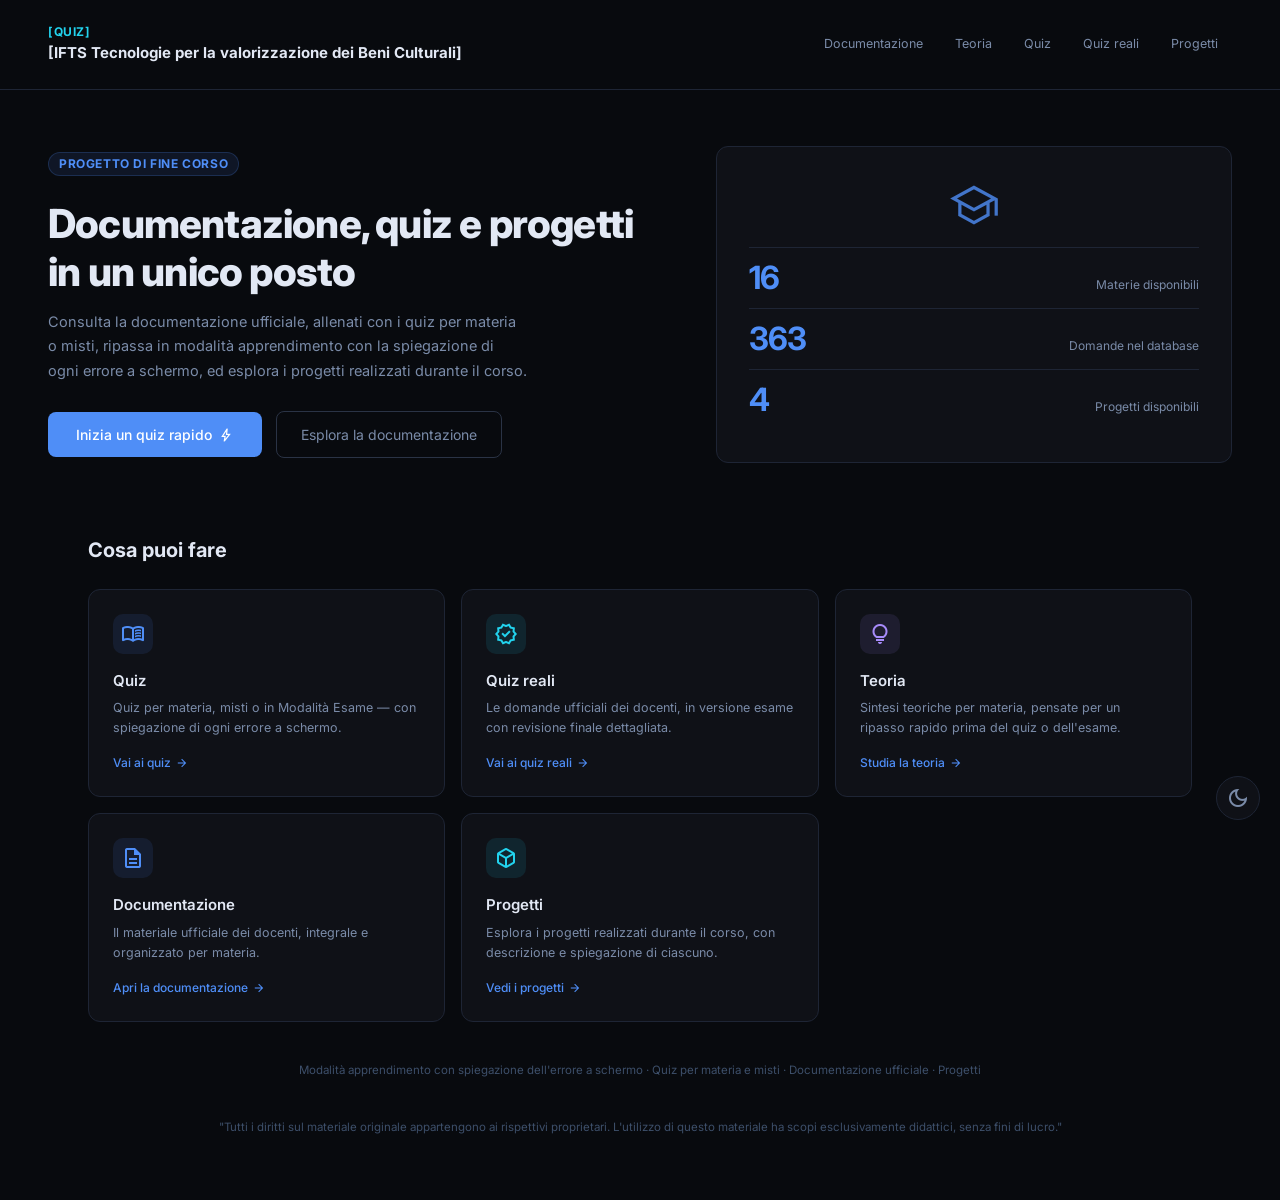
<file: index.html>
<!DOCTYPE html>
<html lang="it">
<head>
  <meta charset="UTF-8">
  <meta http-equiv="refresh" content="0; url=webpages/index.html">
  <title>Reindirizzamento...</title>
  <script>window.location.replace('webpages/index.html');</script>
</head>
<body>
  <p>Se non vieni reindirizzato automaticamente, <a href="webpages/index.html">clicca qui</a>.</p>
</body>
</html>
</file>
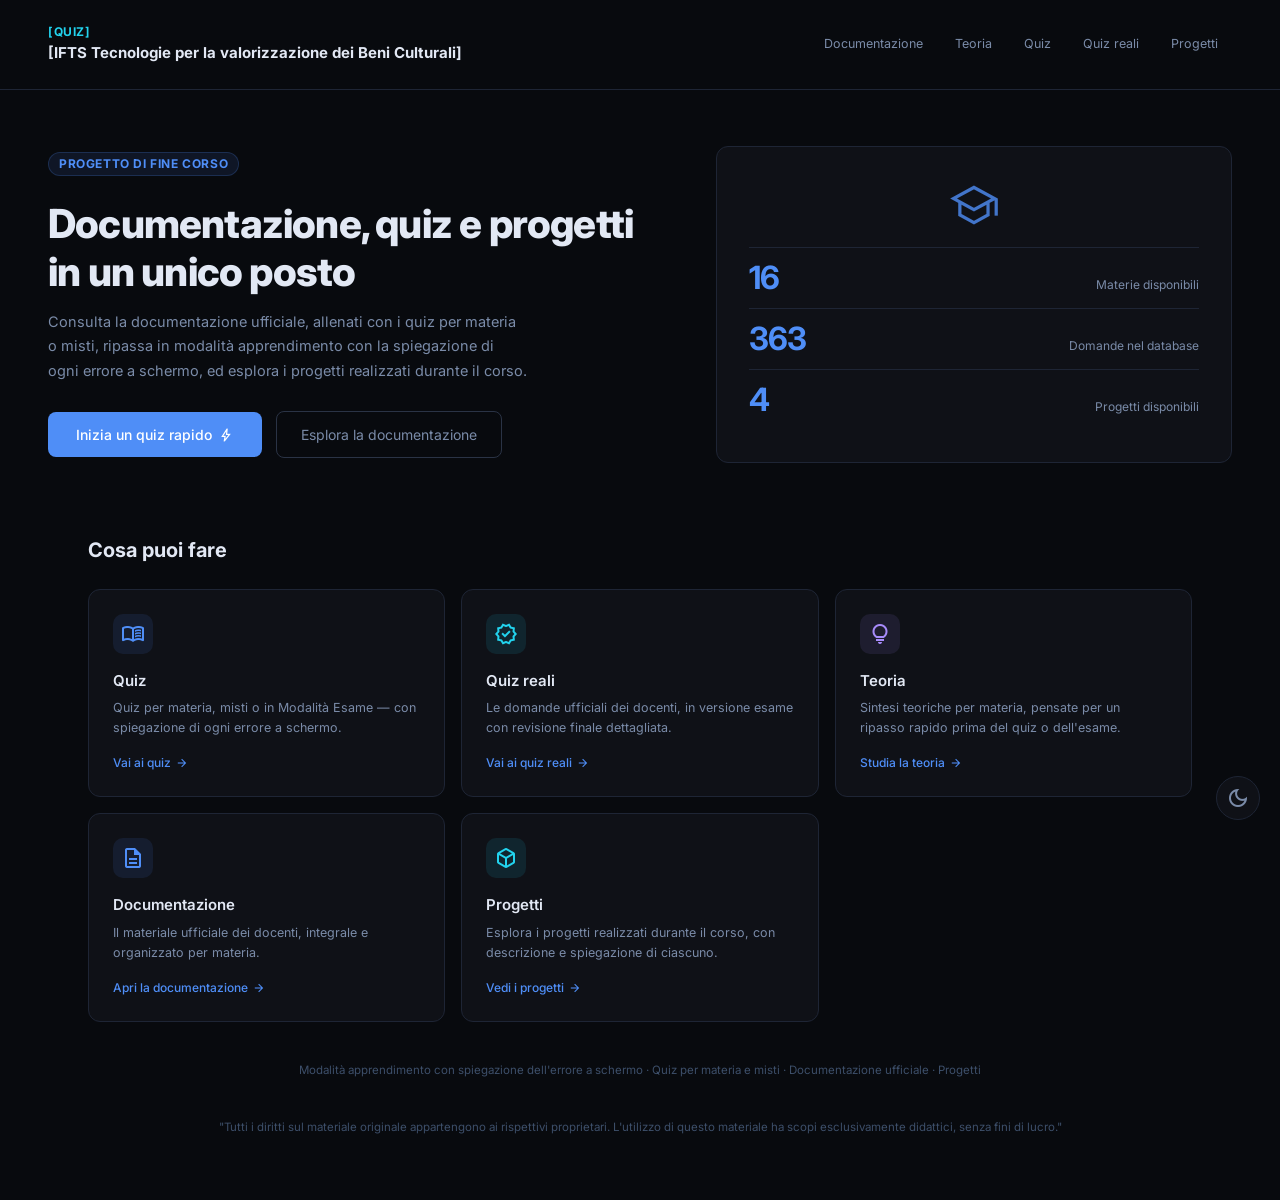
<file: webpages/index.html>
<!DOCTYPE html>
<html lang="it">
<head>
  <meta charset="UTF-8">
  <meta name="viewport" content="width=device-width, initial-scale=1.0">
  <title>Piattaforma Quiz — Progetto di fine corso</title>
  <!-- ⚠️ Modifica il titolo qui sopra con il nome del tuo corso -->

  <link rel="preconnect" href="https://fonts.googleapis.com">
  <link rel="preconnect" href="https://fonts.gstatic.com" crossorigin>
  <link href="https://fonts.googleapis.com/css2?family=Inter:wght@400;500;600;700;800&display=swap" rel="stylesheet">
  <link href="https://fonts.googleapis.com/css2?family=Material+Symbols+Outlined:wght,FILL@100..700,0..1&display=swap" rel="stylesheet">

  <link rel="stylesheet" href="/design/style.css">
  <script src="/design/theme.js"></script>
  <nav class="mobile-bottom-nav">
  <a href="index.html" class="__ACTIVE_HOME__">
    <span class="material-symbols-outlined">home</span>
    Home
  </a>
  <a href="documentazione.html" class="__ACTIVE_DOC__">
    <span class="material-symbols-outlined">description</span>
    Doc
  </a>
  <a href="teoria.html" class="__ACTIVE_TEORIA__">
    <span class="material-symbols-outlined">lightbulb</span>
    Teoria
  </a>
  <a href="quiz.html" class="__ACTIVE_QUIZ__">
    <span class="material-symbols-outlined">menu_book</span>
    Quiz
  </a>
  <a href="quiz_reali.html" class="__ACTIVE_REALI__">
    <span class="material-symbols-outlined">verified</span>
    Reali
  </a>
  <a href="progetti.html" class="__ACTIVE_PROG__">
    <span class="material-symbols-outlined">deployed_code</span>
    Progetti
  </a>
</nav>
</head>
<body>

  <header class="home-header">
    <div class="brand">
      <!-- ⚠️ Modifica: sigla ente / corso -->
      <span class="kicker">[Quiz]</span>
      <span class="name">[IFTS Tecnologie per la valorizzazione dei Beni Culturali]</span>
    </div>
    <nav class="site-nav-links">
      <a href="documentazione.html">Documentazione</a>
      <a href="teoria.html">Teoria</a>
      <a href="quiz.html">Quiz</a>
      <a href="quiz_reali.html">Quiz reali</a>
      <a href="progetti.html">Progetti</a>
    </nav>
  </header>

  <section class="home-hero">
    <div class="home-hero-inner">
      <div>
        <span class="section-badge">Progetto di fine corso</span>
        <!-- ⚠️ Modifica: claim principale -->
        <h1>Documentazione, quiz e progetti in un unico posto</h1>
        <p>
          Consulta la documentazione ufficiale, allenati con i quiz per materia o misti,
          ripassa in modalità apprendimento con la spiegazione di ogni errore a schermo,
          ed esplora i progetti realizzati durante il corso.
        </p>
        <a href="quiz.html" class="btn-restart home-link-btn spaced">
          Inizia un quiz rapido
          <span class="material-symbols-outlined icon-sm">bolt</span>
        </a>
        <a href="documentazione.html" class="btn-restart-sec home-link-btn">
          Esplora la documentazione
        </a>
      </div>

      <div class="home-hero-visual">
        <span class="material-symbols-outlined big-icon">school</span>
        <div class="home-hero-stat">
          <span class="num" id="home-stat-materie">0</span>
          <span class="lbl">Materie disponibili</span>
        </div>
        <div class="home-hero-stat">
          <span class="num" id="home-stat-domande">0</span>
          <span class="lbl">Domande nel database</span>
        </div>
        <div class="home-hero-stat">
          <span class="num" id="home-stat-progetti">0</span>
          <span class="lbl">Progetti disponibili</span>
        </div>
      </div>
    </div>
  </section>

  <main class="home-main">
    <h2 class="home-section-title">Cosa puoi fare</h2>

    <div class="home-bento">

      <a href="quiz.html" class="home-card">
        <div class="icon-wrap tone-primary">
          <span class="material-symbols-outlined">menu_book</span>
        </div>
        <h3>Quiz</h3>
        <p>Quiz per materia, misti o in Modalità Esame — con spiegazione di ogni errore a schermo.</p>
        <span class="go">Vai ai quiz <span class="material-symbols-outlined icon-xs">arrow_forward</span></span>
      </a>

      <a href="quiz_reali.html" class="home-card">
        <div class="icon-wrap tone-secondary">
          <span class="material-symbols-outlined">verified</span>
        </div>
        <h3>Quiz reali</h3>
        <p>Le domande ufficiali dei docenti, in versione esame con revisione finale dettagliata.</p>
        <span class="go">Vai ai quiz reali <span class="material-symbols-outlined icon-xs">arrow_forward</span></span>
      </a>

      <a href="teoria.html" class="home-card">
        <div class="icon-wrap tone-tertiary">
          <span class="material-symbols-outlined">lightbulb</span>
        </div>
        <h3>Teoria</h3>
        <p>Sintesi teoriche per materia, pensate per un ripasso rapido prima del quiz o dell'esame.</p>
        <span class="go">Studia la teoria <span class="material-symbols-outlined icon-xs">arrow_forward</span></span>
      </a>

      <a href="documentazione.html" class="home-card">
        <div class="icon-wrap tone-primary">
          <span class="material-symbols-outlined">description</span>
        </div>
        <h3>Documentazione</h3>
        <p>Il materiale ufficiale dei docenti, integrale e organizzato per materia.</p>
        <span class="go">Apri la documentazione <span class="material-symbols-outlined icon-xs">arrow_forward</span></span>
      </a>

      <a href="progetti.html" class="home-card">
        <div class="icon-wrap tone-secondary">
          <span class="material-symbols-outlined">deployed_code</span>
        </div>
        <h3>Progetti</h3>
        <p>Esplora i progetti realizzati durante il corso, con descrizione e spiegazione di ciascuno.</p>
        <span class="go">Vedi i progetti <span class="material-symbols-outlined icon-xs">arrow_forward</span></span>
      </a>

    </div>

    <p class="home-footer-note">
      Modalità apprendimento con spiegazione dell'errore a schermo · Quiz per materia e misti · Documentazione ufficiale · Progetti
    </p>
    <p class="home-footer-note">
      "Tutti i diritti sul materiale originale appartengono ai rispettivi proprietari. L'utilizzo di questo materiale ha scopi esclusivamente didattici, senza fini di lucro."
    </p>
  </main>

  <button class="theme-toggle" id="theme-toggle" aria-label="Cambia tema" title="Cambia tema chiaro/scuro">
    <span class="material-symbols-outlined">dark_mode</span>
  </button>

  <button class="back-to-top" id="back-to-top" aria-label="Torna in cima" title="Torna in cima">
    <span class="material-symbols-outlined">arrow_upward</span>
  </button>

  <script>
    fetch('/db.json')
      .then(r => r.ok ? r.json() : Promise.reject(new Error('db.json non trovato')))
      .then(data => {
        const materie  = data.materie  || [];
        const domande  = data.domande  || [];
        const progetti = (data.progetti || []).filter(p => !p._istruzioni);

        document.getElementById('home-stat-materie').textContent  = materie.length;
        document.getElementById('home-stat-domande').textContent  = domande.length;
        document.getElementById('home-stat-progetti').textContent = progetti.length;
      })
      .catch(() => {
        // Se db.json non è raggiungibile (es. apertura senza Live Server), lascia gli zeri di default.
      });
  </script>

</body>
</html>
</file>
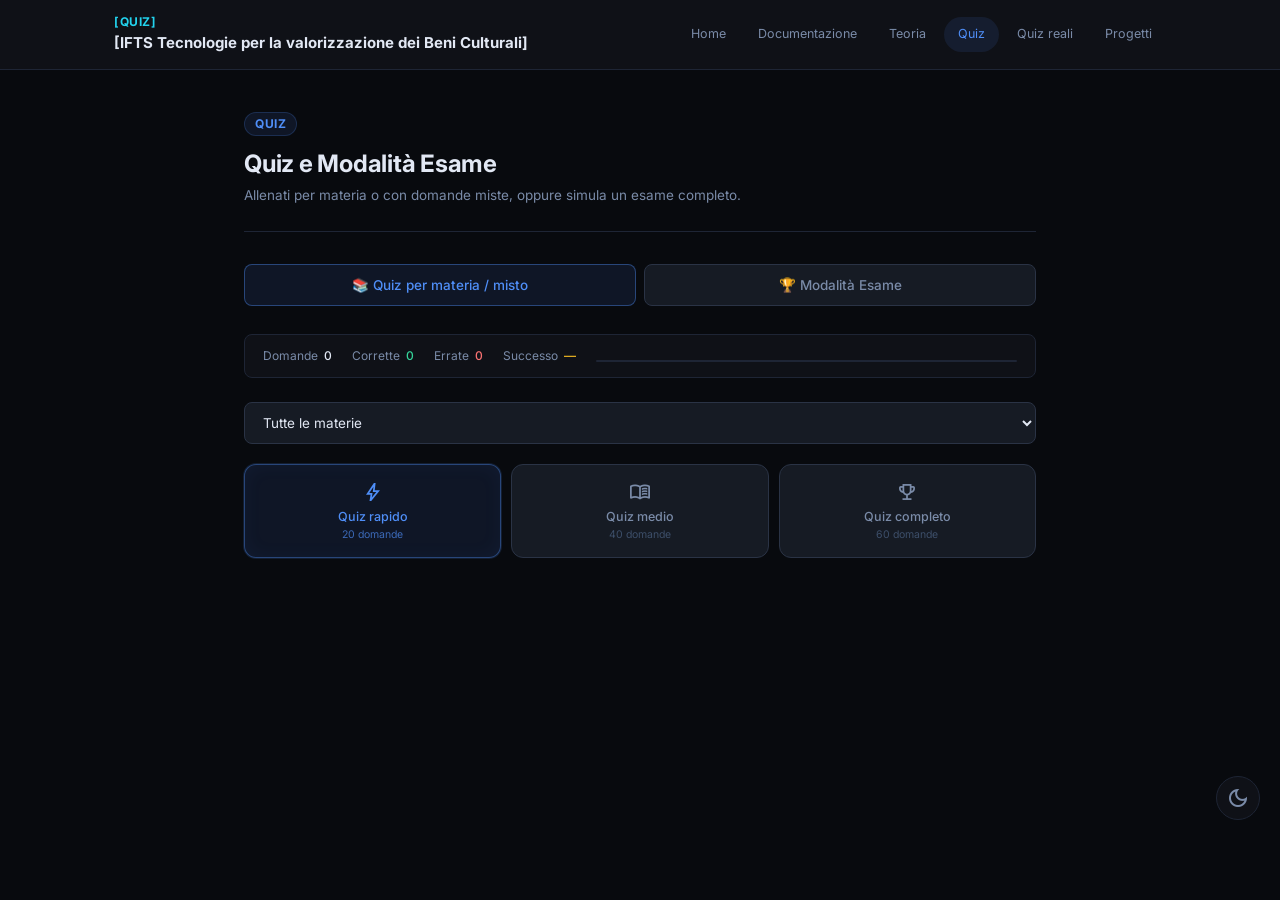
<file: webpages/quiz.html>
<!DOCTYPE html>
<html lang="it">
<head>
  <meta charset="UTF-8">
  <meta name="viewport" content="width=device-width, initial-scale=1.0">
  <title>Quiz — [IFTS Tecnologie per la valorizzazione dei Beni Culturali]</title>

  <link rel="preconnect" href="https://fonts.googleapis.com">
  <link rel="preconnect" href="https://fonts.gstatic.com" crossorigin>
  <link href="https://fonts.googleapis.com/css2?family=Inter:wght@400;500;600;700;800&display=swap" rel="stylesheet">
  <link href="https://fonts.googleapis.com/css2?family=Material+Symbols+Outlined:wght,FILL@100..700,0..1&display=swap" rel="stylesheet">

  <link rel="stylesheet" href="/design/style.css">
  <nav class="mobile-bottom-nav">
  <a href="index.html">
    <span class="material-symbols-outlined">home</span>
    Home
  </a>
  <a href="documentazione.html">
    <span class="material-symbols-outlined">description</span>
    Doc
  </a>
  <a href="teoria.html">
    <span class="material-symbols-outlined">lightbulb</span>
    Teoria
  </a>
  <a href="quiz.html" class="active">
    <span class="material-symbols-outlined">menu_book</span>
    Quiz
  </a>
  <a href="quiz_reali.html">
    <span class="material-symbols-outlined">verified</span>
    Reali
  </a>
  <a href="progetti.html">
    <span class="material-symbols-outlined">deployed_code</span>
    Progetti
  </a>
</nav>
  <script src="/design/theme.js"></script>
</head>
<body>

  <header class="site-nav">
    <div class="site-nav-inner">
      <div class="site-nav-brand">
        <span class="kicker">[Quiz]</span>
        <span class="name">[IFTS Tecnologie per la valorizzazione dei Beni Culturali]</span>
      </div>
      <nav class="site-nav-links">
        <a href="index.html">Home</a>
        <a href="documentazione.html">Documentazione</a>
        <a href="teoria.html">Teoria</a>
        <a href="quiz.html" class="active">Quiz</a>
        <a href="quiz_reali.html">Quiz reali</a>
        <a href="progetti.html">Progetti</a>
      </nav>
    </div>
  </header>

  <main class="page-main">
    <div class="section-header">
      <span class="section-badge">Quiz</span>
      <h1>Quiz e Modalità Esame</h1>
      <p>Allenati per materia o con domande miste, oppure simula un esame completo.</p>
    </div>

    <!-- Tab di modalità -->
    <div class="mode-tabs">
      <button class="mode-tab selected" onclick="switchMode('quiz', this)">
        📚 Quiz per materia / misto
      </button>
      <button class="mode-tab" onclick="switchMode('exam', this)">
        🏆 Modalità Esame
      </button>
    </div>

    <!-- ══ PANNELLO QUIZ ══════════════════════════════════════════ -->
    <div id="quiz-panel">

      <div class="stats-inline">
        <div class="stat-row"><span class="stat-row-label">Domande</span><span class="stat-row-val v-tot" id="st-tot">0</span></div>
        <div class="stat-row"><span class="stat-row-label">Corrette</span><span class="stat-row-val v-ok" id="st-ok">0</span></div>
        <div class="stat-row"><span class="stat-row-label">Errate</span><span class="stat-row-val v-ko" id="st-ko">0</span></div>
        <div class="stat-row"><span class="stat-row-label">Successo</span><span class="stat-row-val v-pct" id="st-pct">—</span></div>
        <div class="prog-track"><div class="prog-fill" id="st-bar" style="width:0%"></div></div>
      </div>

      <div id="quiz-selector" style="display:block">
        <select id="materia-select" class="select-materia" onchange="onMateriaChange(this)">
          <option value="all">Tutte le materie</option>
        </select>

        <div class="quiz-mode-selector">
          <button class="btn-mode selected" onclick="selectLen(20, this)">
            <span class="material-symbols-outlined btn-mode-icon">bolt</span>
            <span class="btn-mode-label">Quiz rapido</span>
            <span class="btn-mode-sub">20 domande</span>
          </button>
          <button class="btn-mode" onclick="selectLen(40, this)">
            <span class="material-symbols-outlined btn-mode-icon">menu_book</span>
            <span class="btn-mode-label">Quiz medio</span>
            <span class="btn-mode-sub">40 domande</span>
          </button>
          <button class="btn-mode" onclick="selectLen(60, this)">
            <span class="material-symbols-outlined btn-mode-icon">emoji_events</span>
            <span class="btn-mode-label">Quiz completo</span>
            <span class="btn-mode-sub">60 domande</span>
          </button>
        </div>
      </div>

      <div id="q-card" class="q-card" style="display:none"></div>

      <div class="end-card" id="end-card">
        <div class="end-score" id="end-score">—</div>
        <div class="end-sub" id="end-sub"></div>
        <div class="end-msg" id="end-msg"></div>
        <div class="end-grid">
          <div class="end-stat"><div class="end-stat-v v-ok" id="ef-ok">0</div><div class="end-stat-l">Corrette</div></div>
          <div class="end-stat"><div class="end-stat-v v-ko" id="ef-ko">0</div><div class="end-stat-l">Errate</div></div>
          <div class="end-stat"><div class="end-stat-v v-tot" id="ef-tot">0</div><div class="end-stat-l">Totale</div></div>
        </div>
        <button class="btn-restart" onclick="restartQuiz()">Ricomincia
          <span class="material-symbols-outlined" style="font-size:18px">refresh</span>
        </button>
        <button class="btn-restart-sec" onclick="backToSelector()">Cambia modalità</button>
      </div>
    </div>

    <!-- ══ PANNELLO ESAME ═════════════════════════════════════════ -->
    <div id="exam-panel" style="display:none">

      <div id="exam-intro" class="intro-card">
        <div class="warn-banner">
          <span class="material-symbols-outlined">warning</span>
          <div>
            <div class="warn-banner-title">Simulazione d'esame</div>
            <div class="warn-banner-text">Le domande vengono estratte casualmente da tutte le materie e mescolate. La soglia di superamento è 70%.</div>
          </div>
        </div>
        <h2>Seleziona la modalità esame</h2>
        <div class="quiz-mode-selector" style="margin-top:1.25rem">
          <button class="btn-mode selected" onclick="selectExamLen(20, this)">
            <span class="material-symbols-outlined btn-mode-icon">bolt</span>
            <span class="btn-mode-label">Rapido</span>
            <span class="btn-mode-sub">20 domande</span>
          </button>
          <button class="btn-mode" onclick="selectExamLen(40, this)">
            <span class="material-symbols-outlined btn-mode-icon">menu_book</span>
            <span class="btn-mode-label">Medio</span>
            <span class="btn-mode-sub">40 domande</span>
          </button>
          <button class="btn-mode" onclick="selectExamLen(60, this)">
            <span class="material-symbols-outlined btn-mode-icon">emoji_events</span>
            <span class="btn-mode-label">Completo</span>
            <span class="btn-mode-sub">60 domande</span>
          </button>
        </div>
        <button class="btn-restart" onclick="launchExam()" style="background:var(--tertiary);margin-top:1.5rem">
          Inizia esame
          <span class="material-symbols-outlined" style="font-size:18px">arrow_forward</span>
        </button>
      </div>

      <div id="exam-quiz-area" style="display:none"></div>

      <div class="end-card" id="exam-end" style="display:none">
        <div class="end-score" id="ex-score">—</div>
        <div class="end-sub" id="ex-sub"></div>
        <div class="end-msg" id="ex-msg"></div>
        <div class="end-grid">
          <div class="end-stat"><div class="end-stat-v v-ok" id="ex-ok">0</div><div class="end-stat-l">Corrette</div></div>
          <div class="end-stat"><div class="end-stat-v v-ko" id="ex-ko">0</div><div class="end-stat-l">Errate</div></div>
          <div class="end-stat"><div class="end-stat-v v-tot" id="ex-tot">0</div><div class="end-stat-l">Totale</div></div>
        </div>
        <button class="btn-restart" onclick="resetExam()" style="background:var(--tertiary)">
          Rifai esame
          <span class="material-symbols-outlined" style="font-size:18px">refresh</span>
        </button>
      </div>
    </div>

  </main>

  <button class="theme-toggle" id="theme-toggle" aria-label="Cambia tema" title="Cambia tema chiaro/scuro">
    <span class="material-symbols-outlined">dark_mode</span>
  </button>

  <button class="back-to-top" id="back-to-top" aria-label="Torna in cima" title="Torna in cima">
    <span class="material-symbols-outlined">arrow_upward</span>
  </button>

  <script src="/scripts/common.js"></script>
  <script src="/scripts/quiz.js"></script>

</body>
</html>
</file>
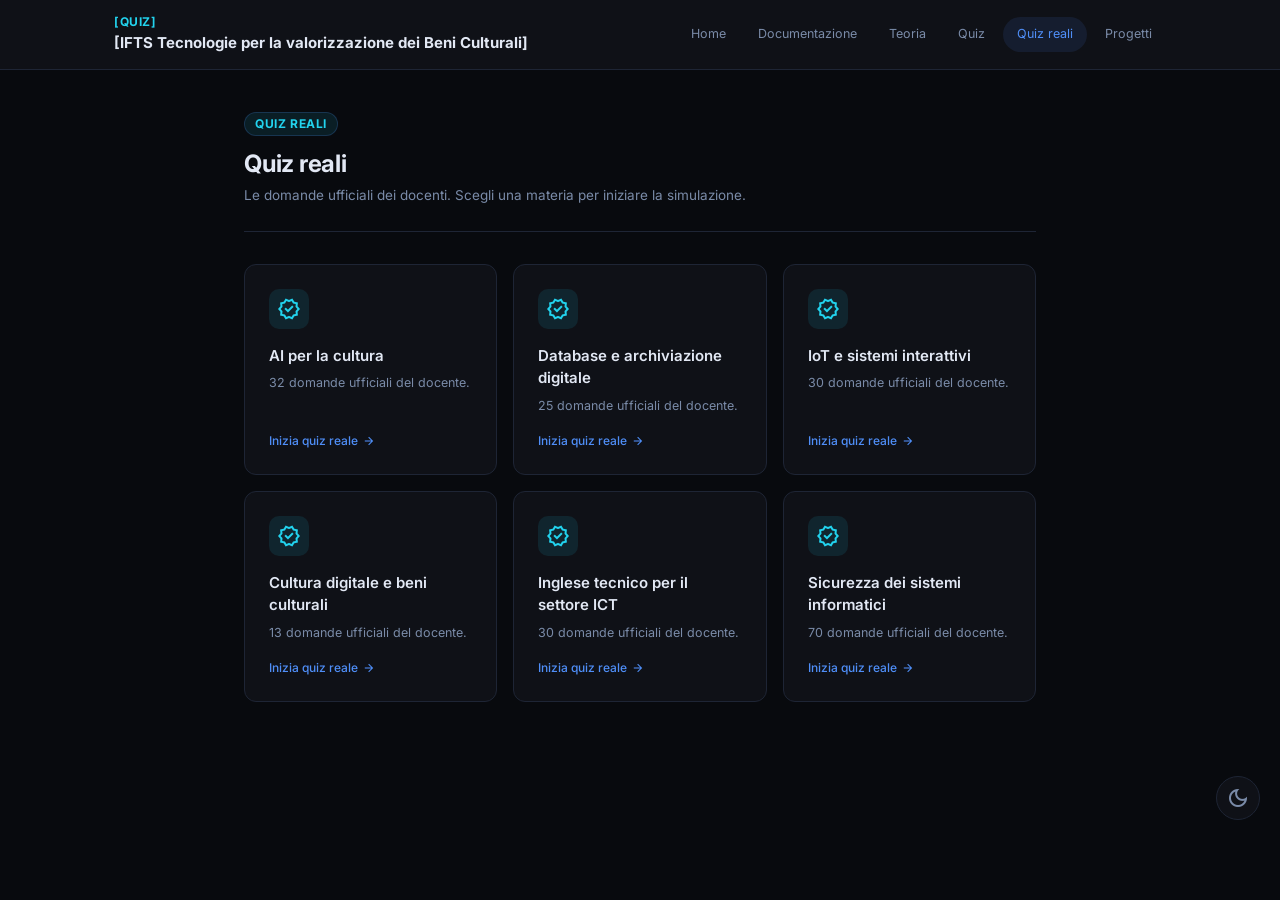
<file: webpages/quiz_reali.html>
<!DOCTYPE html>
<html lang="it">
<head>
  <meta charset="UTF-8">
  <meta name="viewport" content="width=device-width, initial-scale=1.0">
  <title>Quiz reali — [IFTS Tecnologie per la valorizzazione dei Beni Culturali]</title>

  <link rel="preconnect" href="https://fonts.googleapis.com">
  <link rel="preconnect" href="https://fonts.gstatic.com" crossorigin>
  <link href="https://fonts.googleapis.com/css2?family=Inter:wght@400;500;600;700;800&display=swap" rel="stylesheet">
  <link href="https://fonts.googleapis.com/css2?family=Material+Symbols+Outlined:wght,FILL@100..700,0..1&display=swap" rel="stylesheet">

  <link rel="stylesheet" href="/design/style.css">
  <nav class="mobile-bottom-nav">
  <a href="index.html">
    <span class="material-symbols-outlined">home</span>
    Home
  </a>
  <a href="documentazione.html">
    <span class="material-symbols-outlined">description</span>
    Doc
  </a>
  <a href="teoria.html">
    <span class="material-symbols-outlined">lightbulb</span>
    Teoria
  </a>
  <a href="quiz.html">
    <span class="material-symbols-outlined">menu_book</span>
    Quiz
  </a>
  <a href="quiz_reali.html" class="active">
    <span class="material-symbols-outlined">verified</span>
    Reali
  </a>
  <a href="progetti.html">
    <span class="material-symbols-outlined">deployed_code</span>
    Progetti
  </a>
</nav>
  <script src="/design/theme.js"></script>
</head>
<body>

  <header class="site-nav">
    <div class="site-nav-inner">
      <div class="site-nav-brand">
        <span class="kicker">[Quiz]</span>
      <span class="name">[IFTS Tecnologie per la valorizzazione dei Beni Culturali]</span>
      </div>
      <nav class="site-nav-links">
        <a href="index.html">Home</a>
        <a href="documentazione.html">Documentazione</a>
        <a href="teoria.html">Teoria</a>
        <a href="quiz.html">Quiz</a>
        <a href="quiz_reali.html" class="active">Quiz reali</a>
        <a href="progetti.html">Progetti</a>
      </nav>
    </div>
  </header>

  <main class="page-main">

    <!-- ══ GRIGLIA MATERIE CON QUIZ REALE ═════════════════════════ -->
    <div id="rq-grid-wrap">
      <div class="section-header">
        <span class="section-badge" style="color:var(--secondary);background:var(--secondary-container)">Quiz reali</span>
        <h1>Quiz reali</h1>
        <p>Le domande ufficiali dei docenti. Scegli una materia per iniziare la simulazione.</p>
      </div>
      <div id="rq-grid" class="home-bento"></div>
    </div>

    <!-- ══ SVOLGIMENTO QUIZ REALE ══════════════════════════════════ -->
    <div id="rq-play-wrap" style="display:none">
      <div class="section-header">
        <span class="section-badge" style="color:var(--secondary);background:var(--secondary-container)">Quiz reale</span>
        <h1 id="rq-title">Quiz reale</h1>
        <p>Esame ufficiale con le domande del docente. Rispondi a tutto e poi consegna.</p>
      </div>

      <button class="btn-restart-sec" onclick="backToRealGrid()" style="margin-bottom:1.5rem">
        <span class="material-symbols-outlined" style="font-size:18px">arrow_back</span>
        Torna alla scelta materia
      </button>

      <div id="rq-intro" class="intro-card">
        <h2>Simulazione esame ufficiale</h2>
        <p>
          Le domande sono tratte direttamente dal documento ufficiale del docente.
          Rispondi a tutte, poi clicca <strong>Consegna</strong> per vedere il risultato
          e la spiegazione di ogni errore.
        </p>
        <button class="btn-restart" style="background:var(--secondary)" onclick="launchRealQuiz()">
          Inizia quiz reale
          <span class="material-symbols-outlined" style="font-size:18px">arrow_forward</span>
        </button>
      </div>

      <div id="rq-area" style="display:none"></div>

      <div class="end-card" id="rq-end" style="display:none">
        <div class="end-score" id="rq-score">—</div>
        <div class="end-sub" id="rq-sub2"></div>
        <div class="end-msg" id="rq-msg"></div>
        <div class="end-grid">
          <div class="end-stat"><div class="end-stat-v v-ok" id="rq-ok">0</div><div class="end-stat-l">Corrette</div></div>
          <div class="end-stat"><div class="end-stat-v v-ko" id="rq-ko">0</div><div class="end-stat-l">Errate</div></div>
          <div class="end-stat"><div class="end-stat-v v-tot" id="rq-tot">0</div><div class="end-stat-l">Totale</div></div>
        </div>
        <div id="rq-review"></div>
        <button class="btn-restart" style="background:var(--secondary);margin-top:1.5rem" onclick="launchRealQuiz()">
          Rifai quiz
          <span class="material-symbols-outlined" style="font-size:18px">refresh</span>
        </button>
        <button class="btn-restart-sec" onclick="backToRealGrid()">Cambia materia</button>
      </div>
    </div>

  </main>

  <button class="theme-toggle" id="theme-toggle" aria-label="Cambia tema" title="Cambia tema chiaro/scuro">
    <span class="material-symbols-outlined">dark_mode</span>
  </button>

  <button class="back-to-top" id="back-to-top" aria-label="Torna in cima" title="Torna in cima">
    <span class="material-symbols-outlined">arrow_upward</span>
  </button>

  <script src="/scripts/common.js"></script>
  <script src="/scripts/realquiz.js"></script>

</body>
</html>
</file>
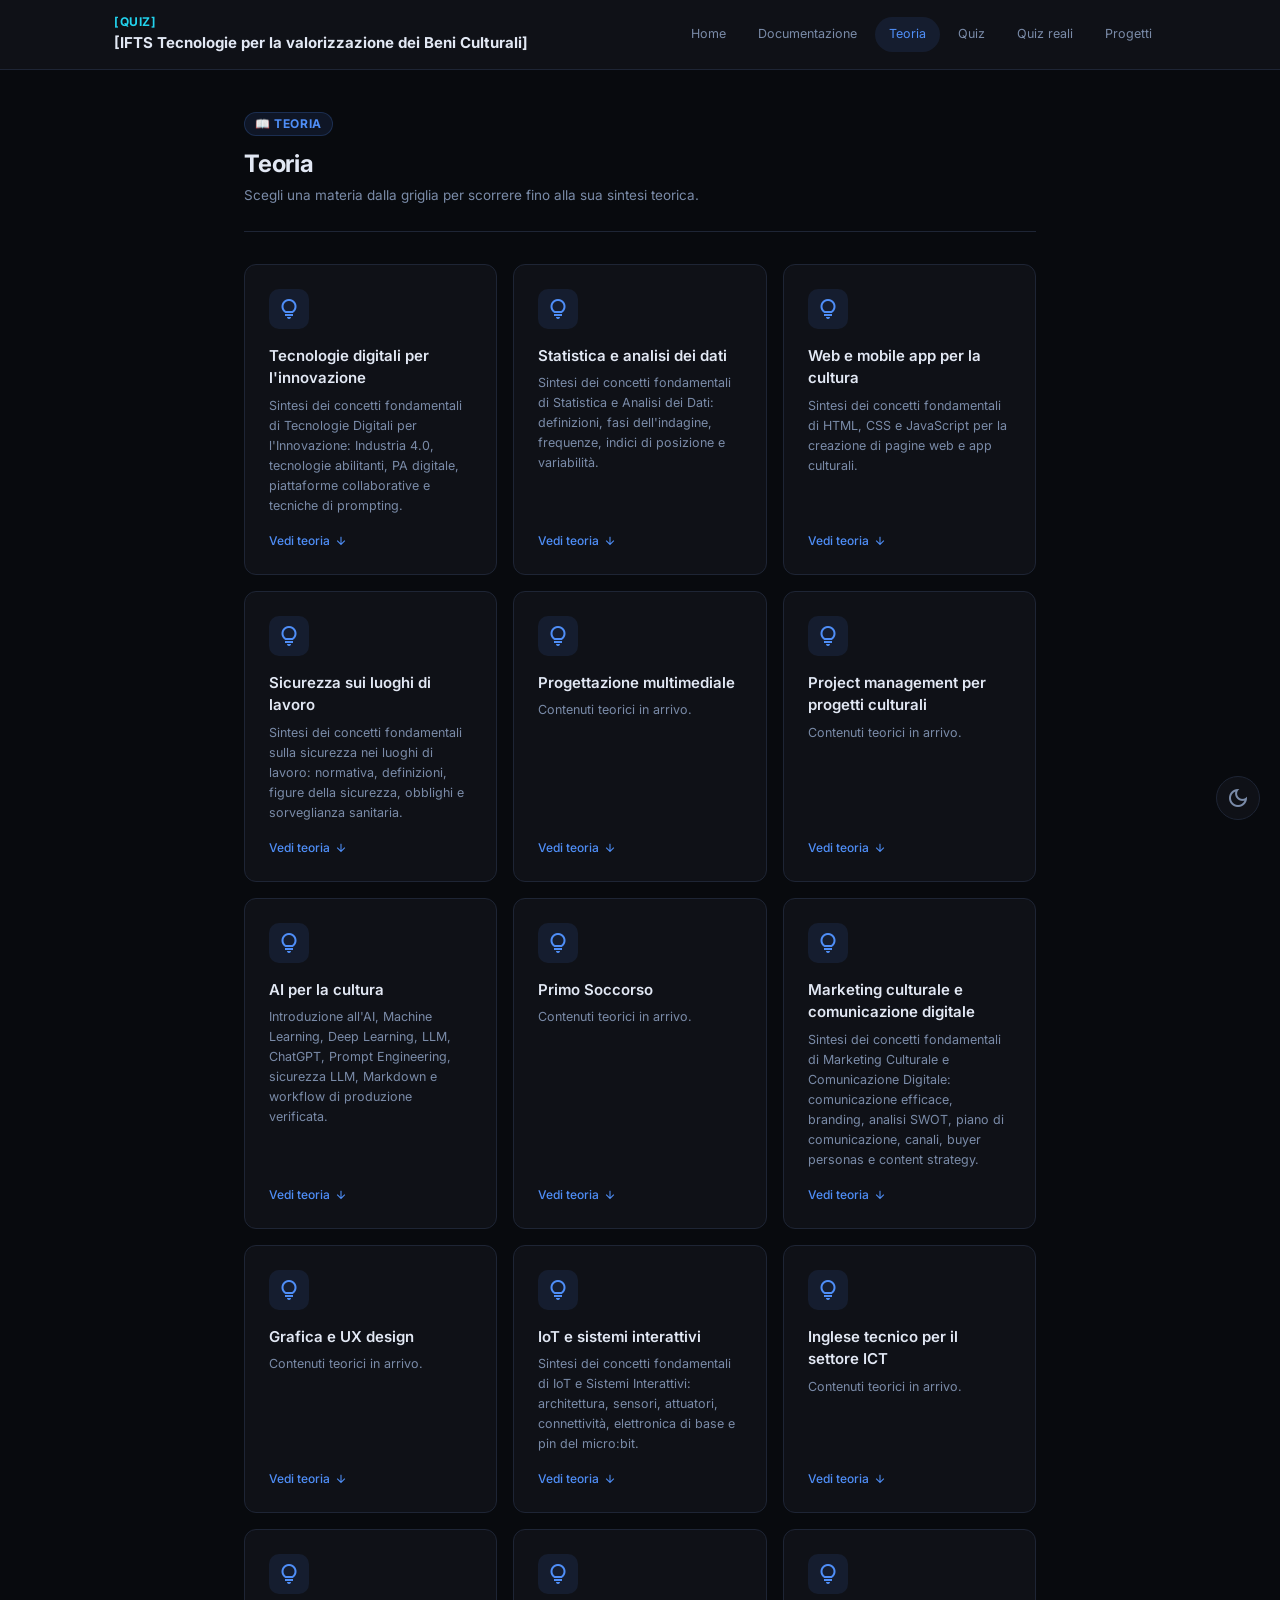
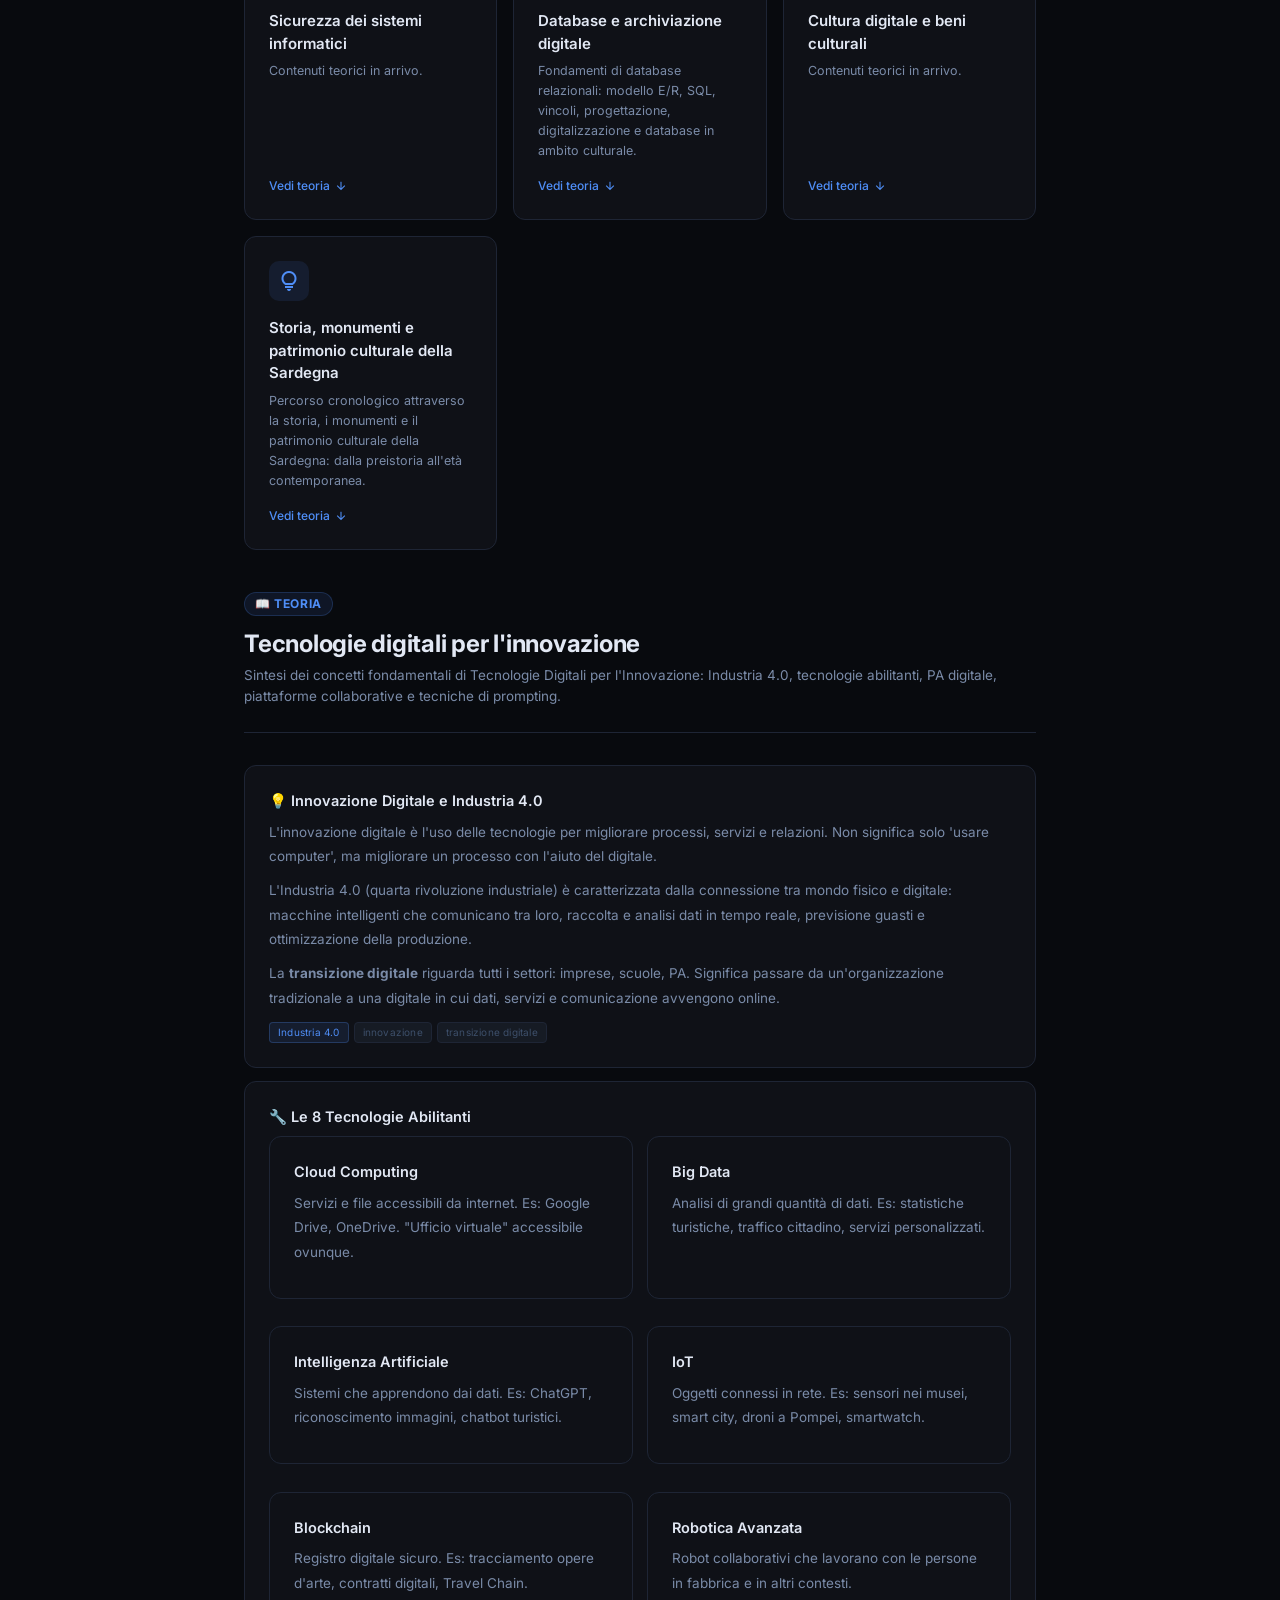
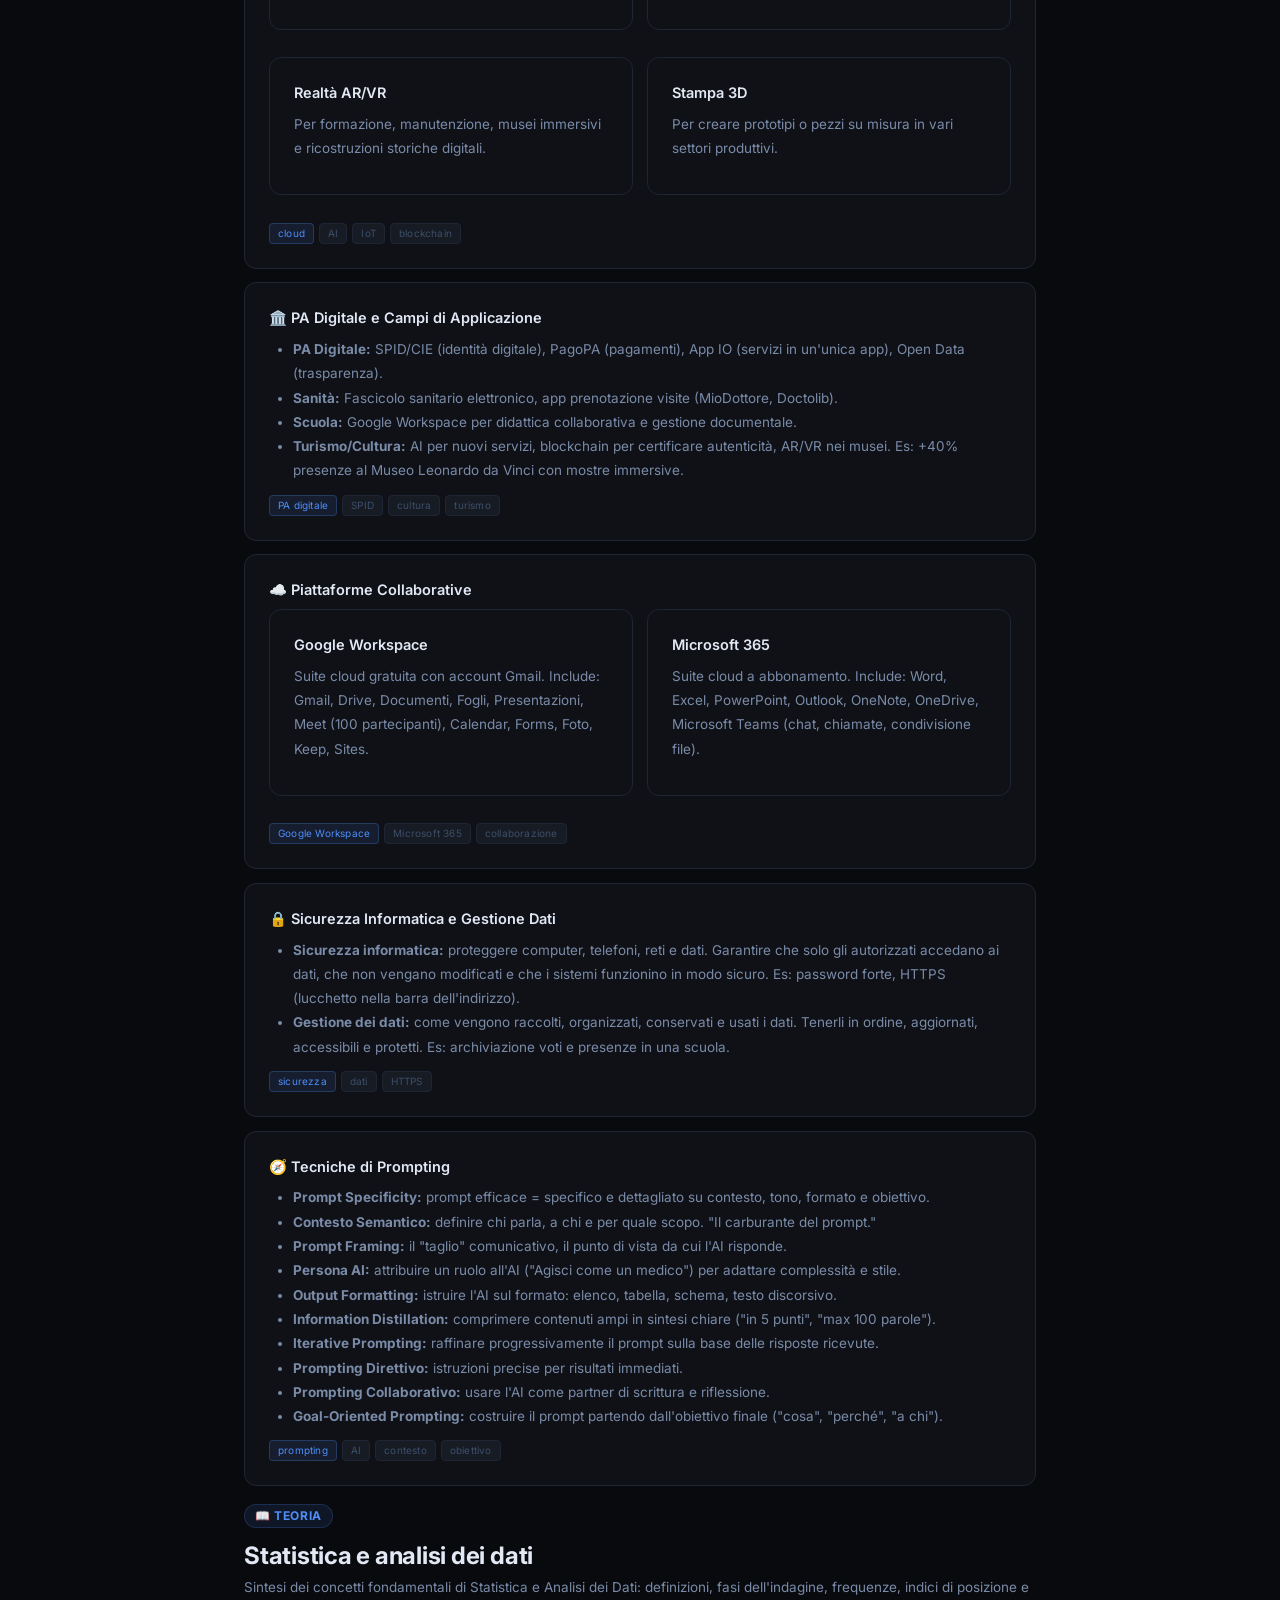
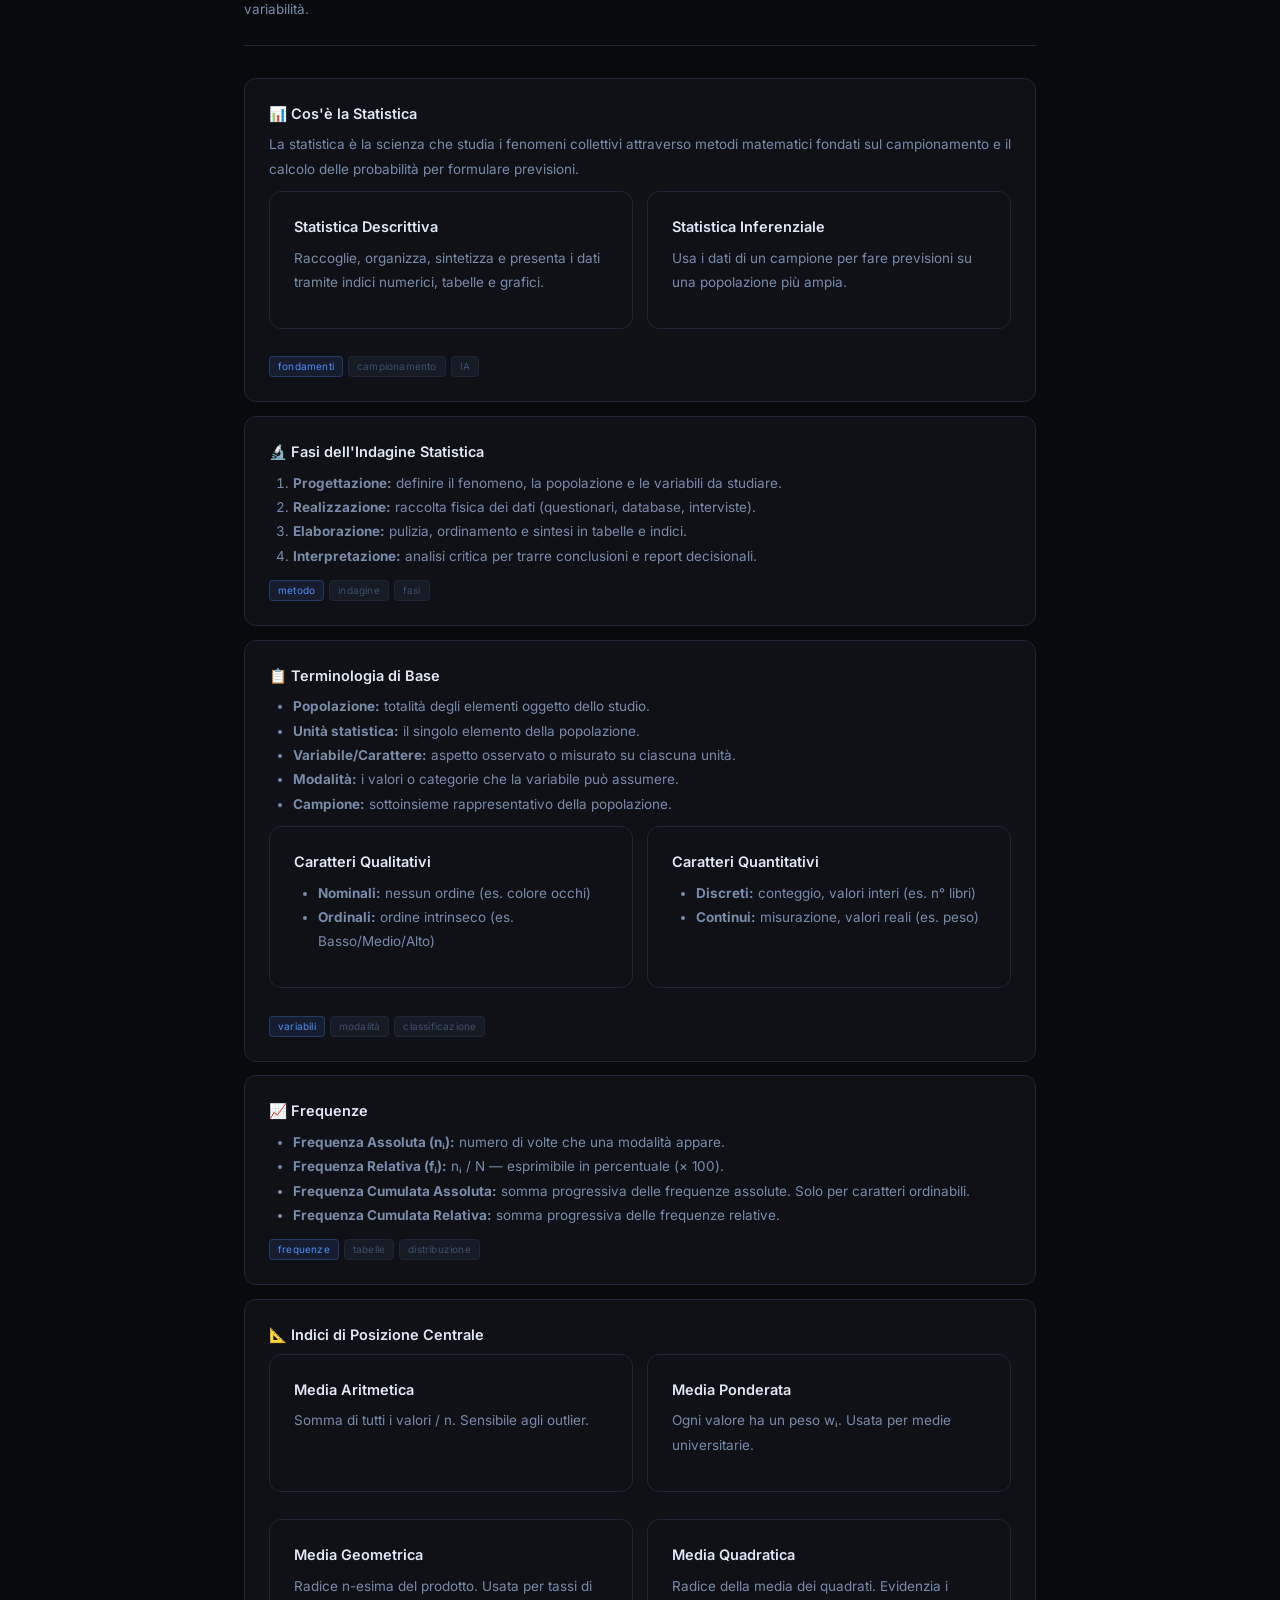
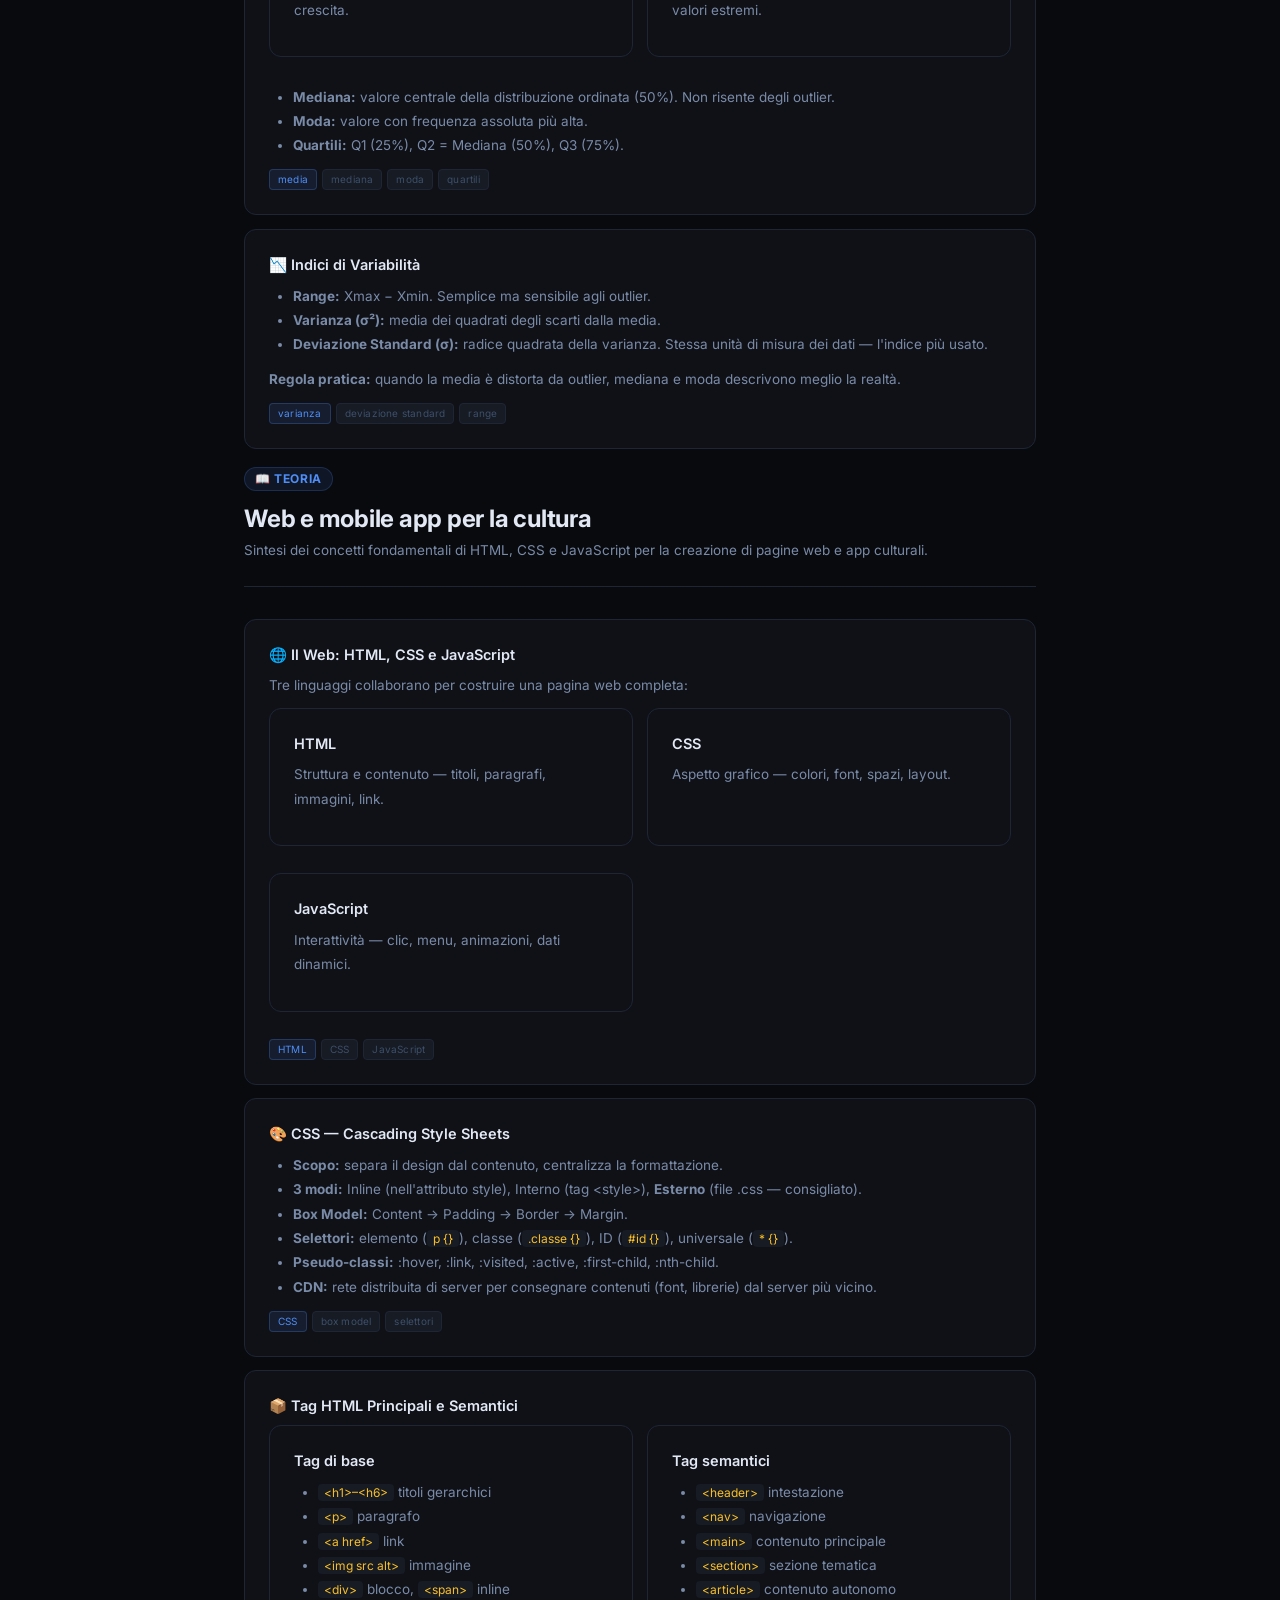
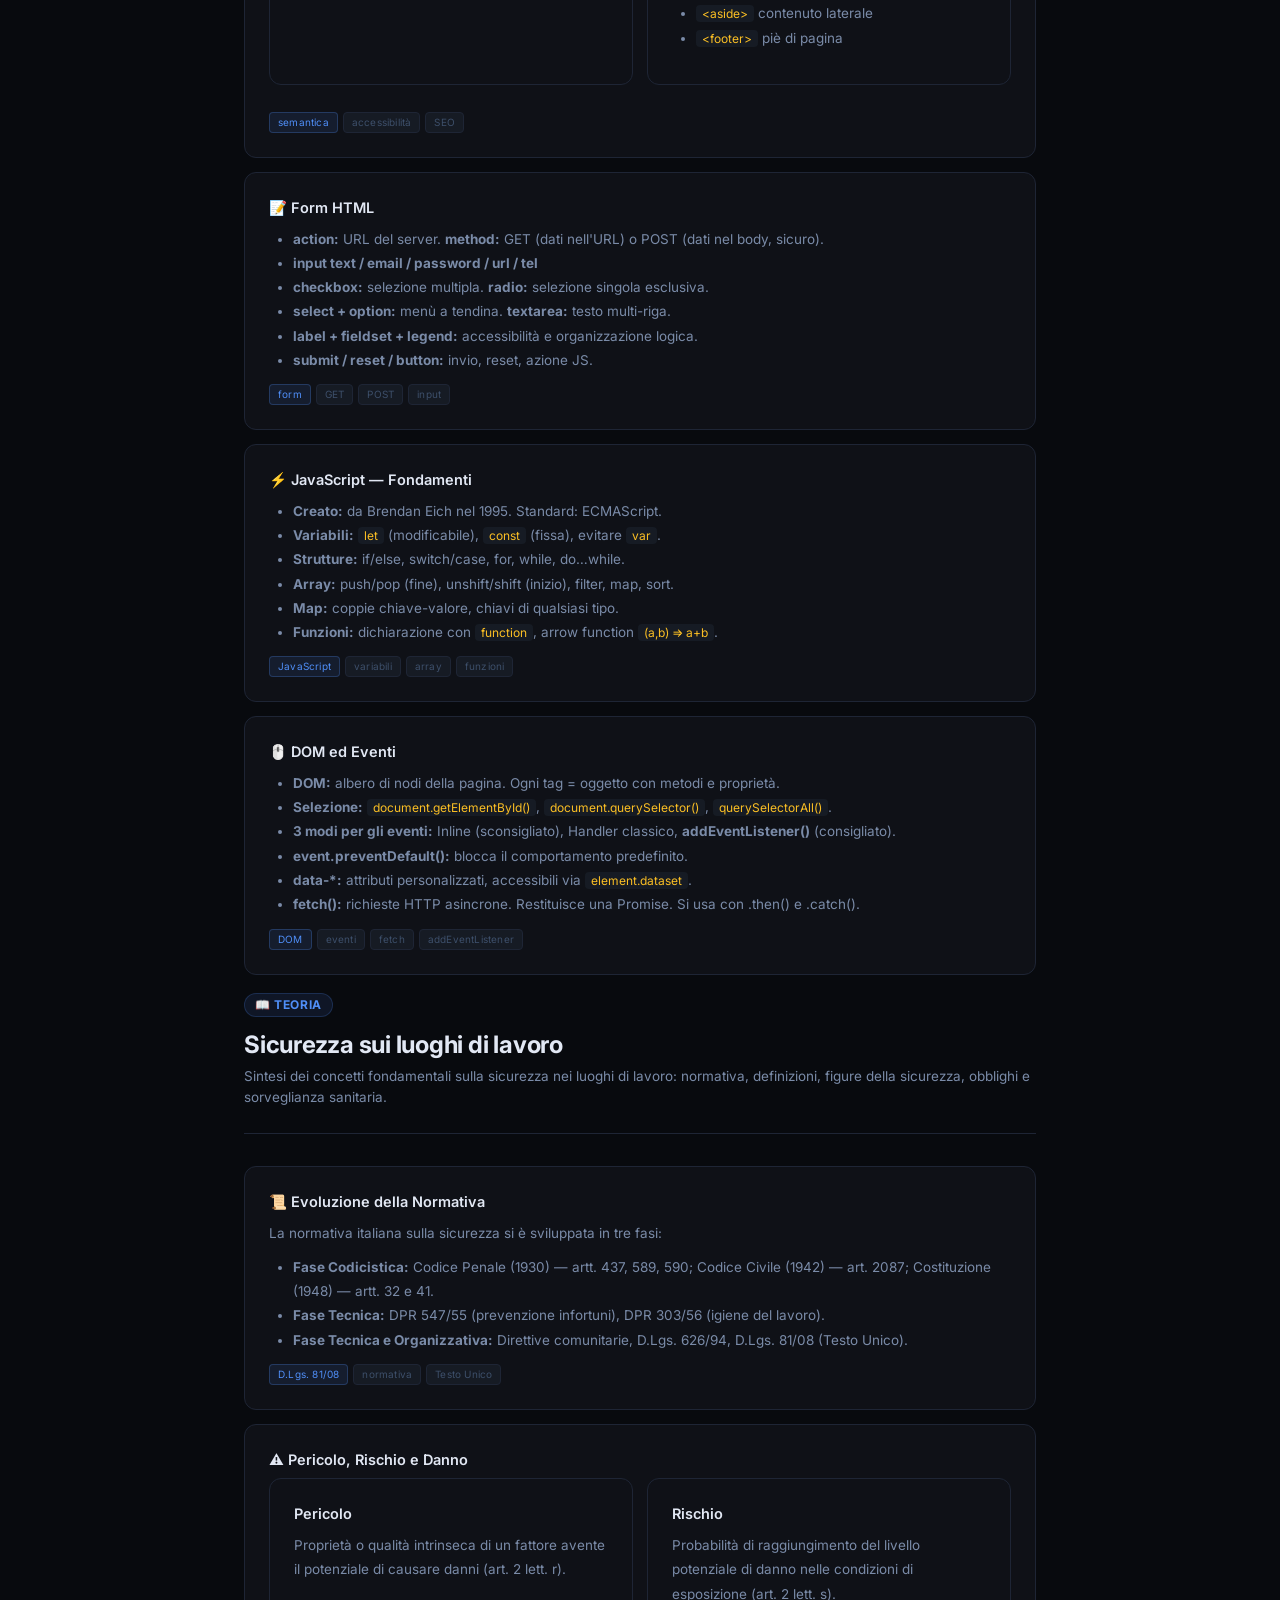
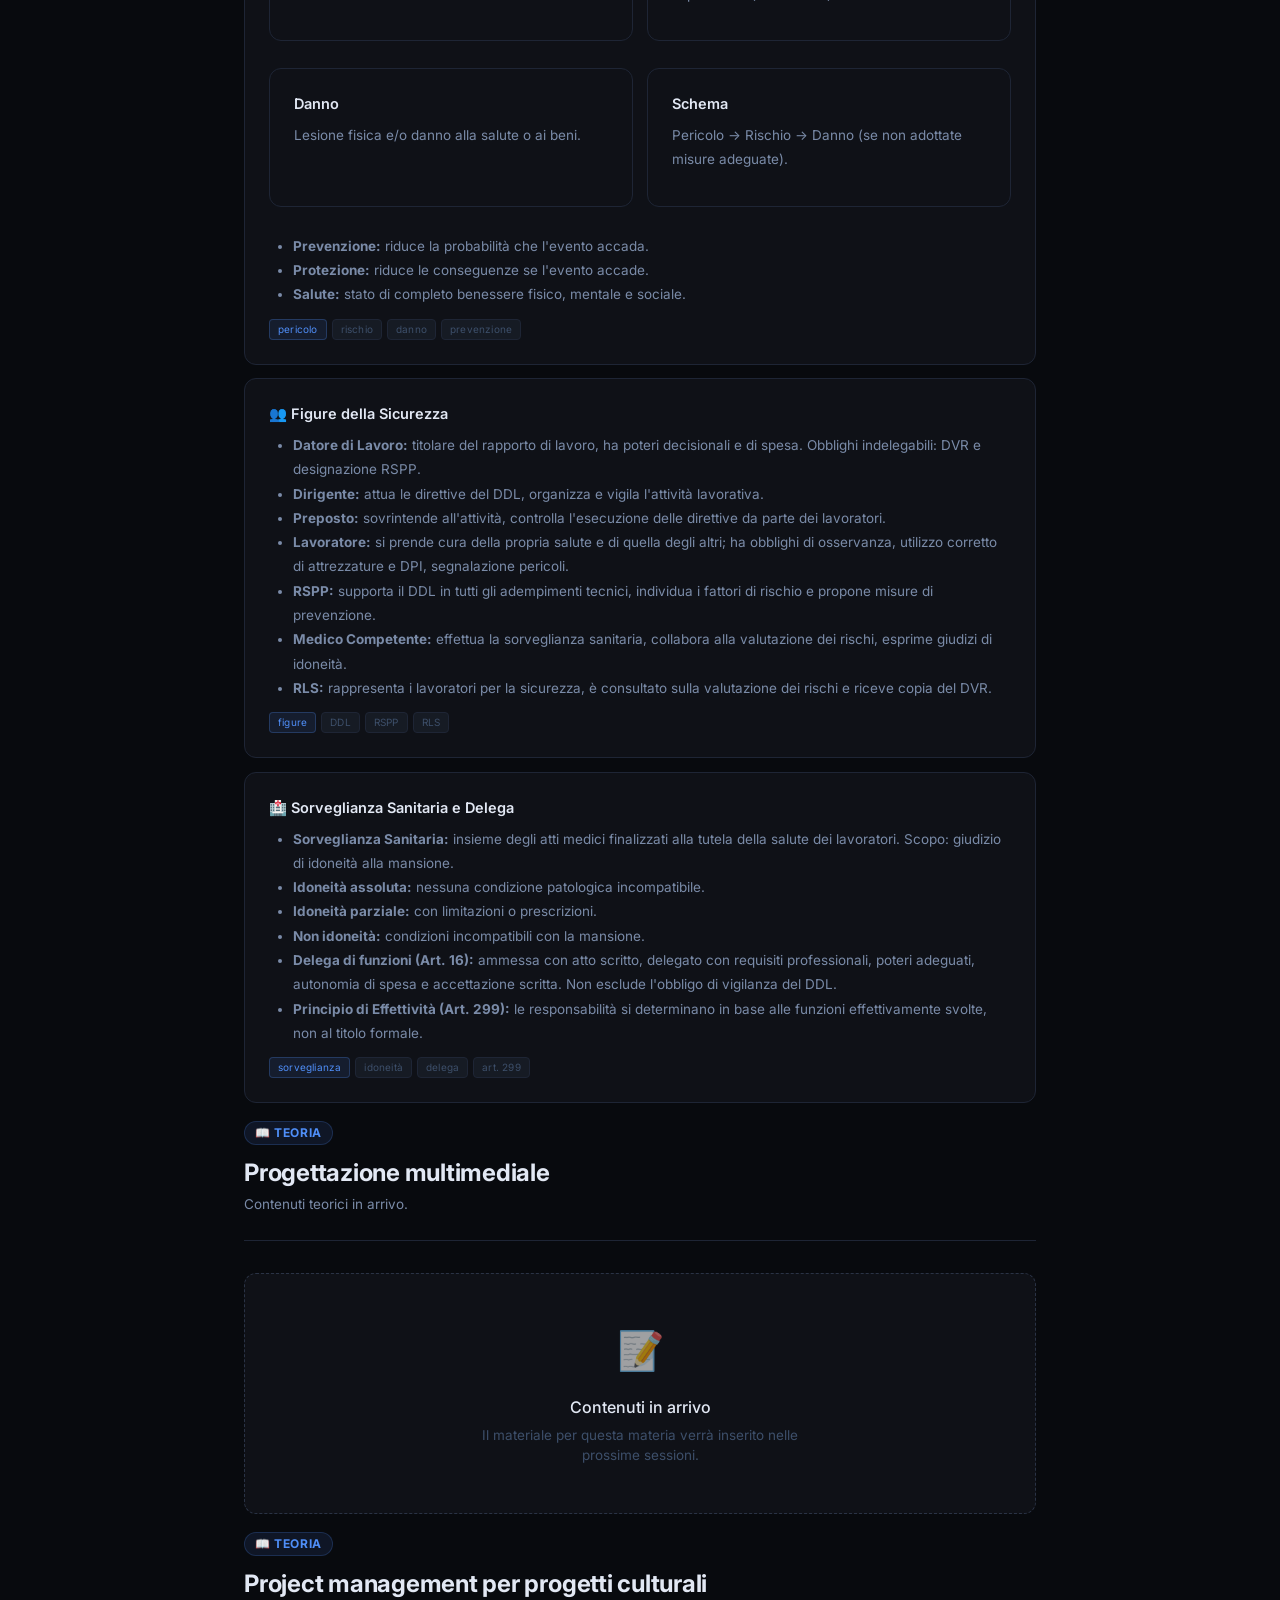
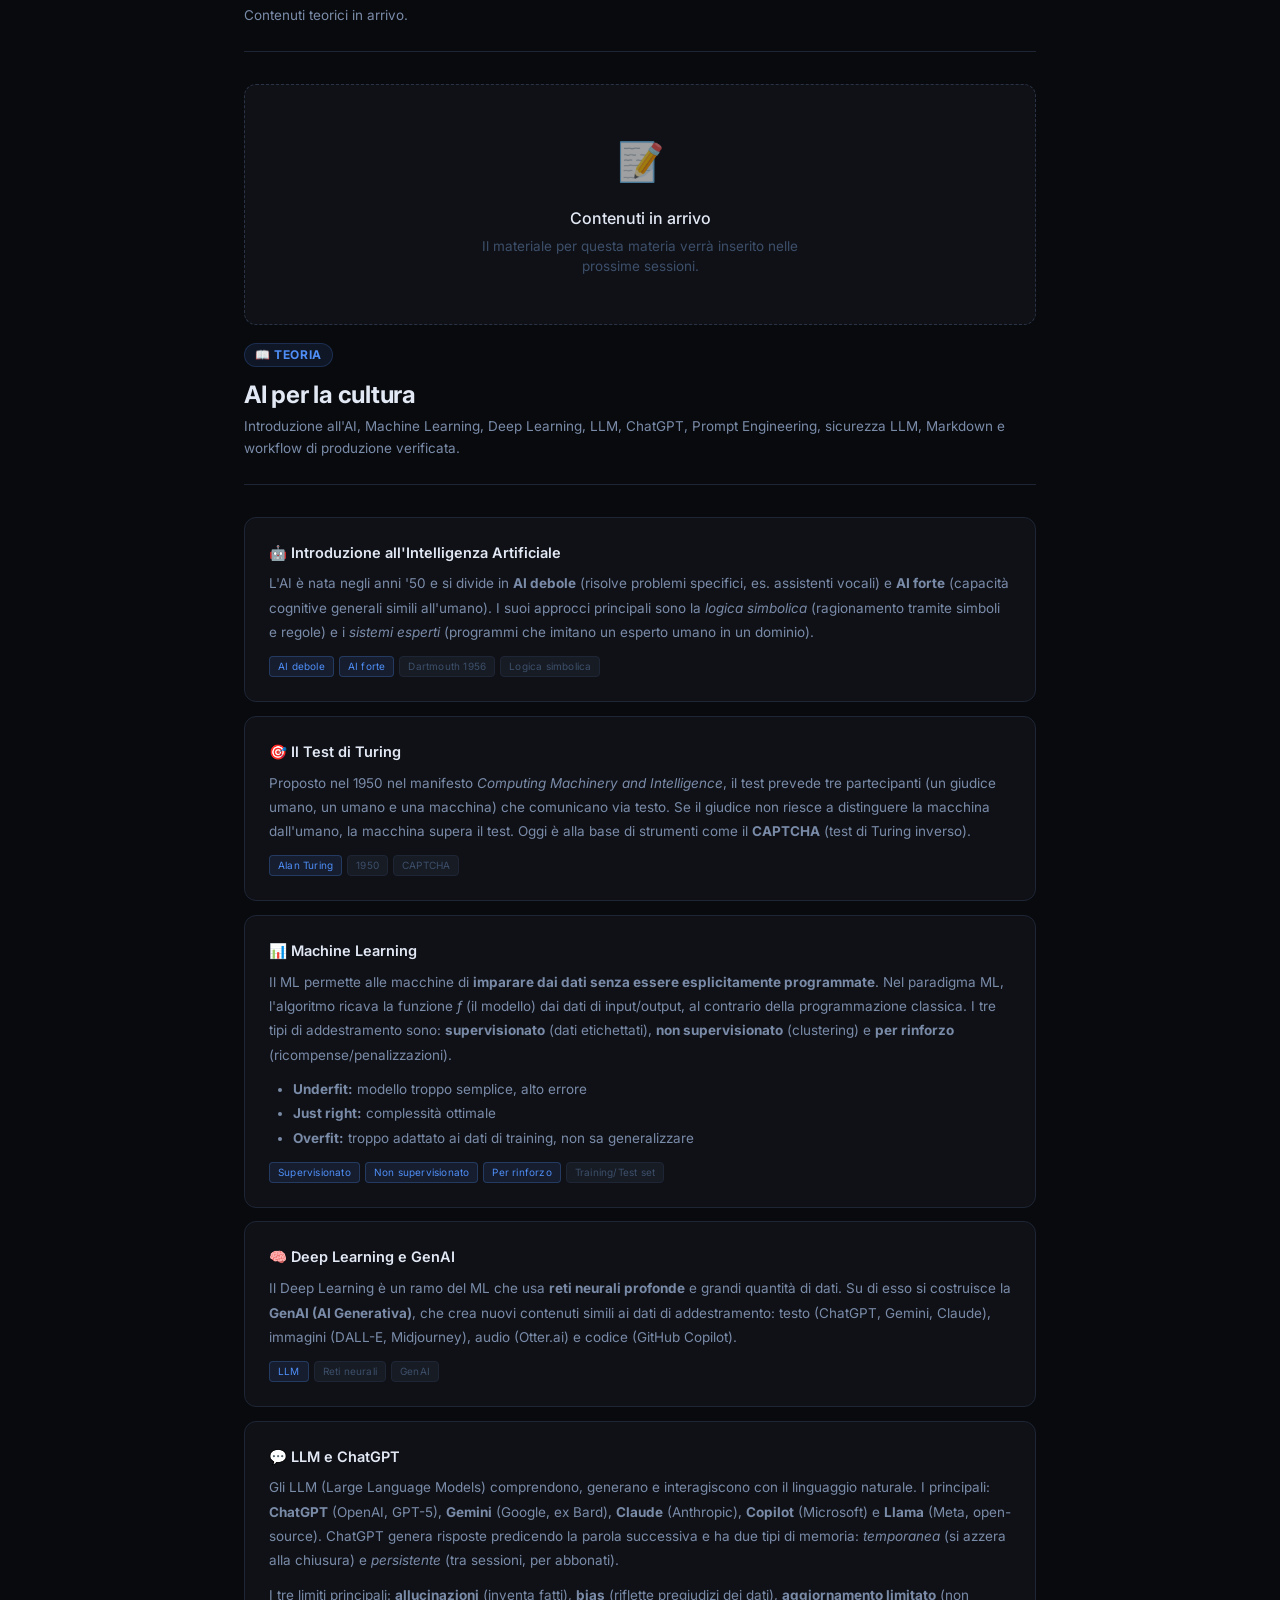
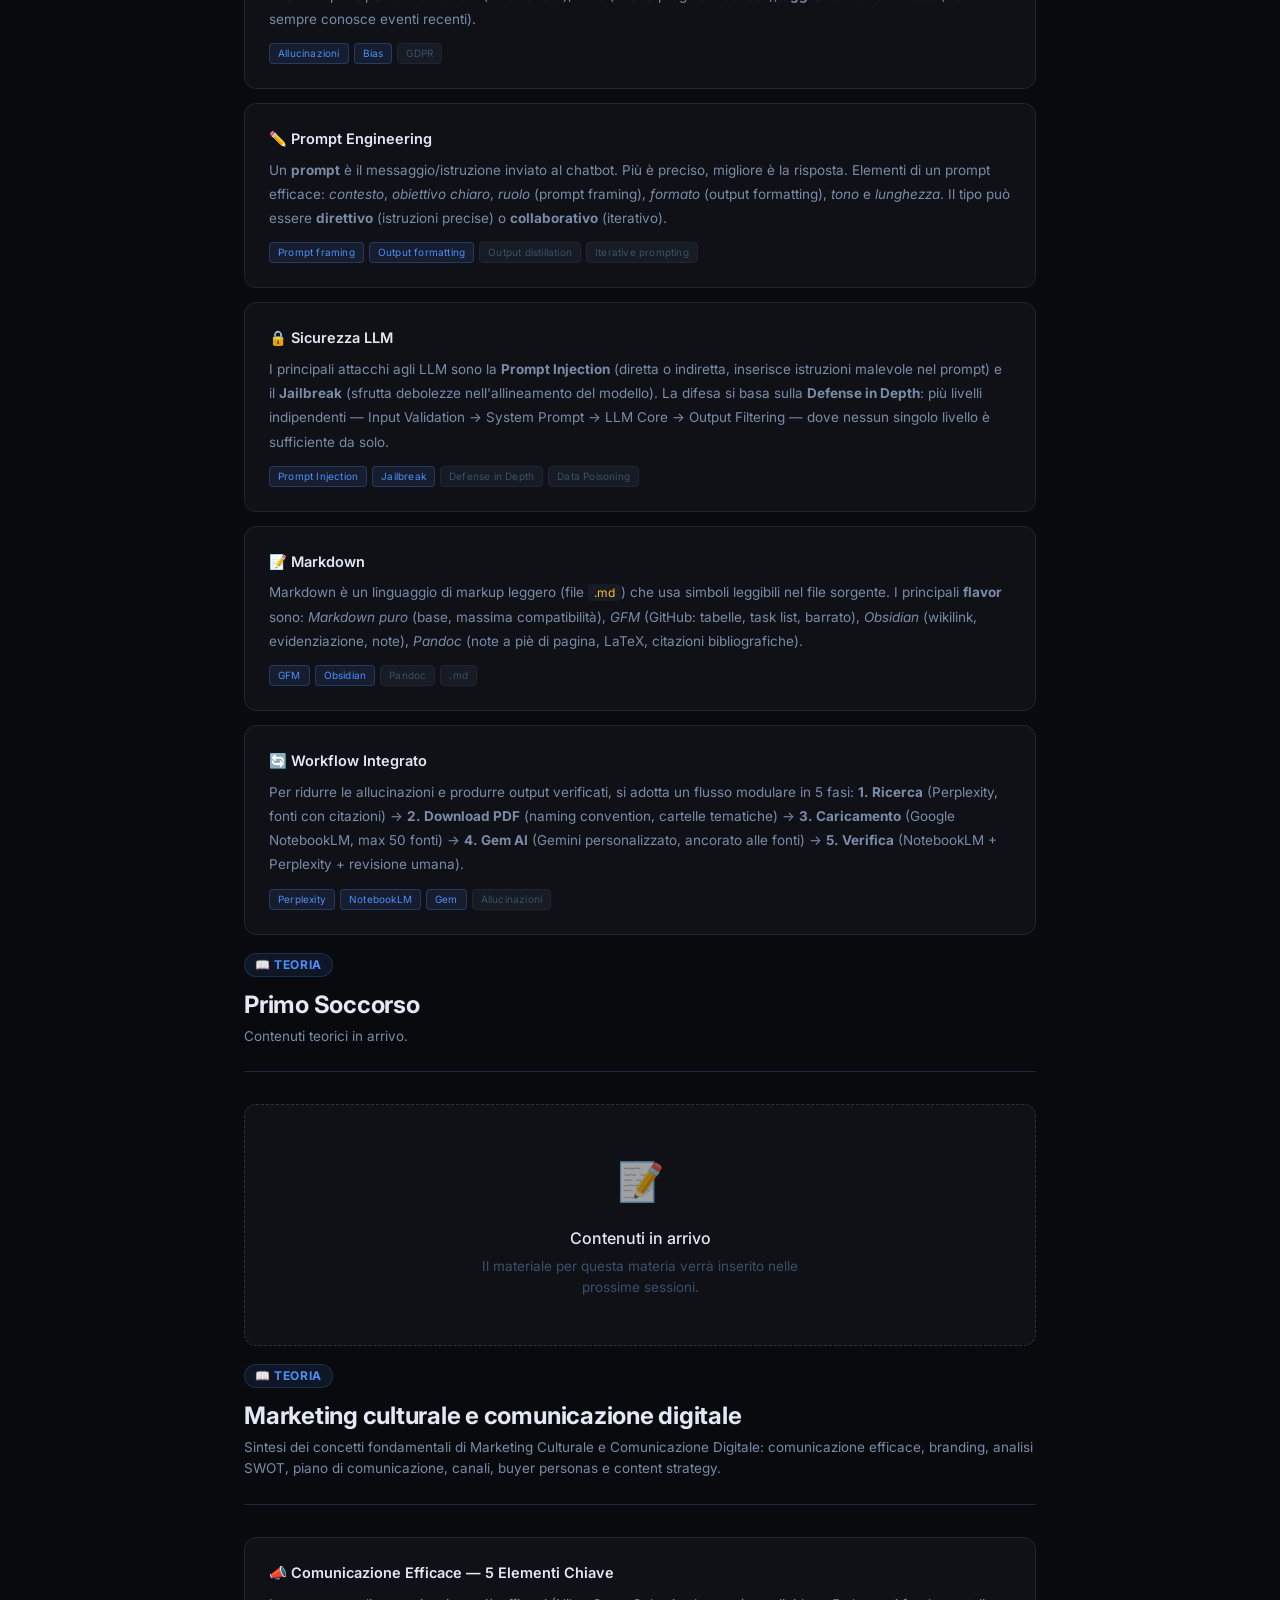
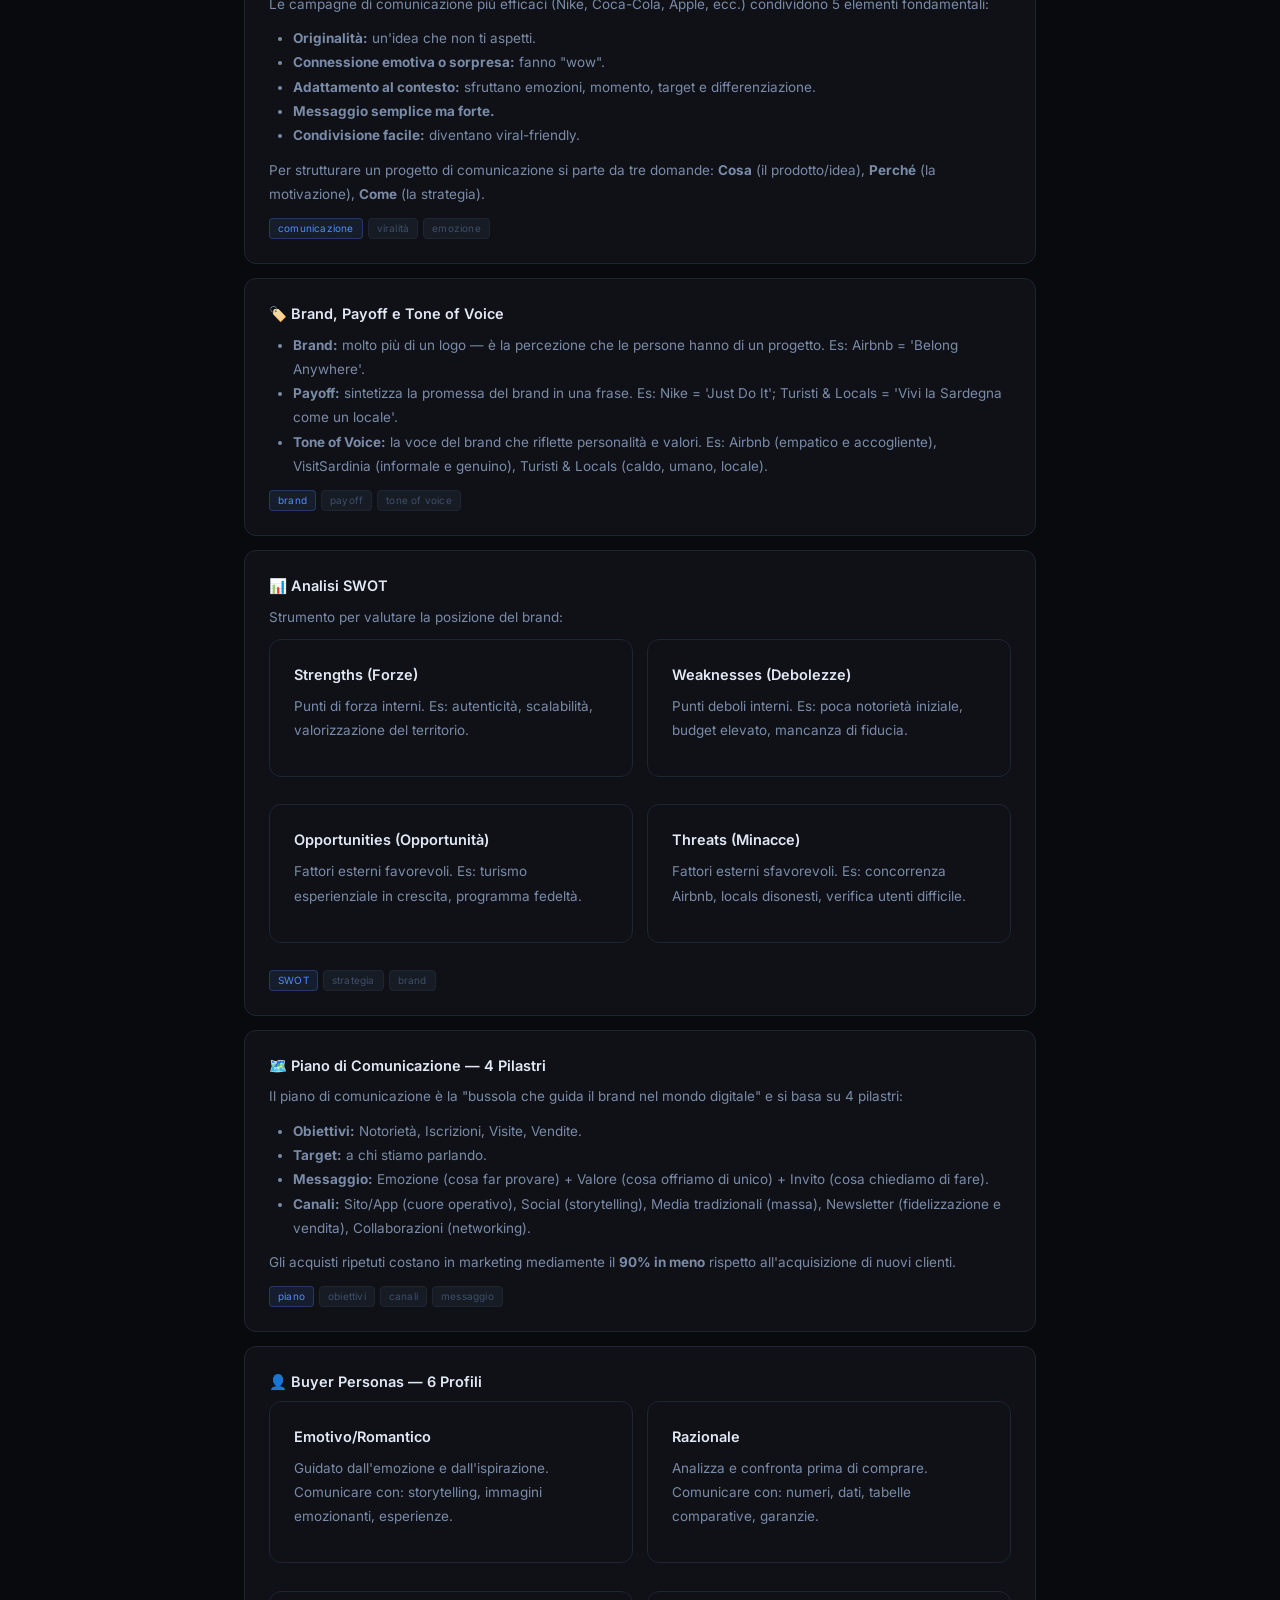
<file: webpages/teoria.html>
<!DOCTYPE html>
<html lang="it">
<head>
  <meta charset="UTF-8">
  <meta name="viewport" content="width=device-width, initial-scale=1.0">
  <title>Teoria — [IFTS Tecnologie per la valorizzazione dei Beni Culturali]</title>

  <link rel="preconnect" href="https://fonts.googleapis.com">
  <link rel="preconnect" href="https://fonts.gstatic.com" crossorigin>
  <link href="https://fonts.googleapis.com/css2?family=Inter:wght@400;500;600;700;800&display=swap" rel="stylesheet">
  <link href="https://fonts.googleapis.com/css2?family=Material+Symbols+Outlined:wght,FILL@100..700,0..1&display=swap" rel="stylesheet">

  <link rel="stylesheet" href="/design/style.css">
  <nav class="mobile-bottom-nav">
  <a href="index.html">
    <span class="material-symbols-outlined">home</span>
    Home
  </a>
  <a href="documentazione.html">
    <span class="material-symbols-outlined">description</span>
    Doc
  </a>
  <a href="teoria.html" class="active">
    <span class="material-symbols-outlined">lightbulb</span>
    Teoria
  </a>
  <a href="quiz.html">
    <span class="material-symbols-outlined">menu_book</span>
    Quiz
  </a>
  <a href="quiz_reali.html">
    <span class="material-symbols-outlined">verified</span>
    Reali
  </a>
  <a href="progetti.html">
    <span class="material-symbols-outlined">deployed_code</span>
    Progetti
  </a>
</nav>
  <script src="/design/theme.js"></script>
</head>
<body>

  <header class="site-nav">
    <div class="site-nav-inner">
      <div class="site-nav-brand">
        <span class="kicker">[Quiz]</span>
        <span class="name">[IFTS Tecnologie per la valorizzazione dei Beni Culturali]</span>
      </div>
      <nav class="site-nav-links">
        <a href="index.html">Home</a>
        <a href="documentazione.html">Documentazione</a>
        <a href="teoria.html" class="active">Teoria</a>
        <a href="quiz.html">Quiz</a>
        <a href="quiz_reali.html">Quiz reali</a>
        <a href="progetti.html">Progetti</a>
      </nav>
    </div>
  </header>

  <main class="page-main">
    <div class="section-header">
      <span class="section-badge">📖 TEORIA</span>
      <h1>Teoria</h1>
      <p>Scegli una materia dalla griglia per scorrere fino alla sua sintesi teorica.</p>
    </div>

    <div id="theory-grid" class="home-bento" style="margin-bottom:2.5rem"></div>
    <div id="theory-detail"></div>
  </main>

  <button class="theme-toggle" id="theme-toggle" aria-label="Cambia tema" title="Cambia tema chiaro/scuro">
    <span class="material-symbols-outlined">dark_mode</span>
  </button>

  <button class="back-to-top" id="back-to-top" aria-label="Torna in cima" title="Torna in cima">
    <span class="material-symbols-outlined">arrow_upward</span>
  </button>

  <script src="/scripts/common.js"></script>
  <script src="/scripts/teoria.js"></script>

</body>
</html>
</file>
<file: design/style.css>
/* ═══════════════════════════════════════════════════════════════════
   style.css — Piattaforma Quiz (scheletro vuoto)
   ═══════════════════════════════════════════════════════════════════ */

/* Font unico: Inter, già caricato tramite <link> in ogni pagina HTML */

/* ── Scala tipografica ufficiale (design system Stitch — QuizMaster) ── */
:root {
  --fs-display-lg:    40px; --lh-display-lg:    48px; --ls-display-lg:    -0.02em; --fw-display-lg: 800;
  --fs-display-lg-m:  32px; --lh-display-lg-m:  40px; /* variante mobile */
  --fs-headline-md:   24px; --lh-headline-md:   32px; --ls-headline-md:   -0.01em; --fw-headline-md: 700;
  --fs-stat-lg:       32px; --lh-stat-lg:       40px; --ls-stat-lg:       -0.02em; --fw-stat-lg: 700;
  --fs-body-base:     16px; --lh-body-base:     24px; --fw-body-base: 400;
  --fs-body-bold:     16px; --lh-body-bold:     24px; --fw-body-bold: 600;
  --fs-label-caps:    12px; --lh-label-caps:    16px; --ls-label-caps:    0.05em; --fw-label-caps: 700;
}

:root {
  --bg:       #080a0e;
  --surface:  #0f1117;
  --surface2: #161b24;
  --surface3: #1d2430;
  --glass:    rgba(255,255,255,0.03);
  --border:   #1e2535;
  --border2:  #2a3345;
  --text:     #e2e8f4;
  --text2:    #7a8ba8;
  --text3:    #3d4f6a;
  --accent:       #4f8ef7;
  --accent-dim:   rgba(79,142,247,0.10);
  --accent-glow:  rgba(79,142,247,0.25);
  --accent-hover: #3a7aed;
  --green:     #34d399;
  --green-dim: rgba(52,211,153,0.10);
  --red:       #f87171;
  --red-dim:   rgba(248,113,113,0.10);
  --yellow:     #fbbf24;
  --yellow-dim: rgba(251,191,36,0.10);
  --purple:     #a78bfa;
  --purple-dim: rgba(167,139,250,0.10);
  --teal:     #22d3ee;
  --teal-dim: rgba(34,211,238,0.10);
  --secondary: #22d3ee;
  --secondary-container: rgba(34,211,238,0.10);
  --tertiary: #a78bfa;
  --tertiary-fixed: rgba(167,139,250,0.10);
  --sans: 'Inter', sans-serif;
  --mono: 'Inter', sans-serif;
  --sidebar-w:  272px;
  --topbar-h:   56px;
  --bottombar-h:64px;
  --radius:     12px;
  --radius-sm:  8px;
  --radius-xs:  6px;
}

html.light {
  --bg: #f5f7fb;
  --surface: #ffffff;
  --surface2: #eef1f7;
  --surface3: #e3e7f0;
  --border: #dde2ec;
  --border2: #c9d0dd;
  --text: #12172a;
  --text2: #57627a;
  --text3: #8b93a7;
}

*, *::before, *::after { box-sizing: border-box; margin: 0; padding: 0; }
html { font-size: 16px; scroll-behavior: smooth; }
body {
  font-family: var(--sans);
  background: var(--bg);
  color: var(--text);
  min-height: 100vh;
  font-size: var(--fs-body-base);
  font-weight: var(--fw-body-base);
  line-height: 1.5;
  -webkit-font-smoothing: antialiased;
}

::-webkit-scrollbar { width: 4px; }
::-webkit-scrollbar-track { background: transparent; }
::-webkit-scrollbar-thumb { background: var(--border2); border-radius: 4px; }

.app { display: grid; grid-template-columns: var(--sidebar-w) 1fr; min-height: 100vh; }

.topbar {
  display: none; position: fixed; top: 0; left: 0; right: 0; height: var(--topbar-h);
  background: var(--surface); border-bottom: 1px solid var(--border);
  align-items: center; padding: 0 1rem; gap: 12px; z-index: 200; backdrop-filter: blur(12px);
}
.topbar-brand { flex: 1; overflow: hidden; }
.topbar-kicker { font-family: var(--mono); font-size: 9px; color: var(--teal); letter-spacing: .12em; text-transform: uppercase; display: block; margin-bottom: 1px; }
.topbar-title { font-size: 13px; font-weight: 600; white-space: nowrap; overflow: hidden; text-overflow: ellipsis; }

.btn-hamburger { background: none; border: none; cursor: pointer; padding: 8px; margin: -8px; color: var(--text2); display: flex; flex-direction: column; gap: 5px; flex-shrink: 0; }
.btn-hamburger span { display: block; width: 20px; height: 1.5px; background: currentColor; border-radius: 2px; transition: transform .25s, opacity .25s; }
.btn-hamburger.open span:nth-child(1) { transform: translateY(6.5px) rotate(45deg); }
.btn-hamburger.open span:nth-child(2) { opacity: 0; }
.btn-hamburger.open span:nth-child(3) { transform: translateY(-6.5px) rotate(-45deg); }

.overlay { display: none; position: fixed; inset: 0; background: rgba(0,0,0,.6); z-index: 250; opacity: 0; visibility: hidden; pointer-events: none; transition: opacity .25s, visibility .25s; }
.overlay.visible { opacity: 1; visibility: visible; pointer-events: auto; }

.sidebar { background: var(--surface); border-right: 1px solid var(--border); display: flex; flex-direction: column; position: sticky; top: 0; height: 100vh; overflow-y: auto; overflow-x: hidden; }

.logo { padding: 1.5rem 1.25rem 1.25rem; border-bottom: 1px solid var(--border); flex-shrink: 0; }
.logo-kicker { font-family: var(--mono); font-size: 9px; color: var(--teal); letter-spacing: .14em; text-transform: uppercase; margin-bottom: 6px; display: block; }
.logo-name { font-size: 14px; font-weight: 700; color: var(--text); line-height: 1.3; }
.logo-sub  { font-size: 11px; color: var(--text3); margin-top: 4px; }

.sidebar-section { padding: .75rem 0 .25rem; }
.sidebar-label {
  font-size: var(--fs-label-caps); font-weight: var(--fw-label-caps);
  line-height: var(--lh-label-caps); letter-spacing: var(--ls-label-caps);
  text-transform: uppercase; color: var(--text3);
  padding: 0 1.1rem; margin-bottom: 3px; display: block;
}
.sidebar-divider { height: 1px; background: var(--border); margin: .4rem 0; }

.nav-item { display: flex; align-items: center; gap: 9px; padding: 8px 1.1rem; cursor: pointer; font-size: 12.5px; color: var(--text2); transition: color .12s, background .12s; border-left: 2px solid transparent; user-select: none; -webkit-tap-highlight-color: transparent; position: relative; }
.nav-item:hover  { color: var(--text); background: var(--glass); }
.nav-item:active { background: var(--surface2); }
.nav-item.active { color: var(--accent); border-left-color: var(--accent); background: var(--accent-dim); }
.nav-dot { width: 5px; height: 5px; border-radius: 50%; background: var(--border2); flex-shrink: 0; transition: background .12s; }
.nav-item.active .nav-dot { background: var(--accent); }
.nav-count { margin-left: auto; font-family: var(--mono); font-size: 9.5px; color: var(--text3); background: var(--surface2); padding: 1px 6px; border-radius: 20px; }
.nav-item.active .nav-count { color: var(--accent); background: var(--accent-dim); }

.sidebar-stats { padding: 1rem 1.25rem 1.5rem; margin-top: auto; border-top: 1px solid var(--border); flex-shrink: 0; }
.stats-label { font-family: var(--mono); font-size: 9px; color: var(--text3); letter-spacing: .13em; text-transform: uppercase; margin-bottom: 10px; display: block; }
.stat-row { display: flex; justify-content: space-between; align-items: center; padding: 3px 0; font-size: 12px; }
.stat-row-label { color: var(--text2); }
.stat-row-val   { font-family: var(--mono); font-size: 12px; font-weight: 500; }
.v-ok  { color: var(--green);  }
.v-ko  { color: var(--red);    }
.v-tot { color: var(--text);   }
.v-pct { color: var(--yellow); }

.prog-track { height: 2px; background: var(--border); border-radius: 2px; margin-top: 10px; overflow: hidden; }
.prog-fill { height: 100%; background: linear-gradient(90deg, var(--accent), var(--teal)); border-radius: 2px; transition: width .4s ease; }
.prog-lbl { display: flex; justify-content: space-between; font-family: var(--mono); font-size: 9px; color: var(--text3); margin-top: 4px; }

.main { padding: 2.5rem 3rem; max-width: 840px; background-image: radial-gradient(ellipse at 80% 0%, rgba(79,142,247,0.04) 0%, transparent 60%); }

.bottom-nav { display: none; }

.section-header { margin-bottom: 2rem; padding-bottom: 1.5rem; border-bottom: 1px solid var(--border); }
.section-badge {
  display: inline-flex; align-items: center; gap: 6px;
  font-size: var(--fs-label-caps); font-weight: var(--fw-label-caps);
  line-height: var(--lh-label-caps); letter-spacing: var(--ls-label-caps);
  text-transform: uppercase;
  color: var(--accent); background: var(--accent-dim); padding: 3px 10px;
  border-radius: 20px; margin-bottom: 12px; border: 1px solid rgba(79,142,247,.2);
}
.section-header h1 {
  font-size: var(--fs-headline-md); font-weight: var(--fw-headline-md);
  line-height: var(--lh-headline-md); letter-spacing: var(--ls-headline-md);
  margin-bottom: 5px;
}
.section-header p  { font-size: 13.5px; color: var(--text2); line-height: 1.6; }

.warn-banner { display: flex; gap: 12px; align-items: flex-start; background: var(--yellow-dim); border: 1px solid rgba(251,191,36,.25); border-radius: var(--radius-sm); padding: 14px 16px; margin-bottom: 1.25rem; color: var(--yellow); }
.warn-banner-title { font-weight: 600; font-size: 13px; margin-bottom: 3px; }
.warn-banner-text { font-size: 12.5px; color: var(--text2); }

.quiz-mode-selector { display: grid; grid-template-columns: repeat(3, 1fr); gap: 10px; margin-bottom: 1.75rem; }
.btn-mode { padding: 16px 12px; border-radius: var(--radius); font-family: var(--sans); font-size: 13px; font-weight: 500; cursor: pointer; border: 1px solid var(--border2); background: var(--surface2); color: var(--text2); transition: all .15s; text-align: center; -webkit-tap-highlight-color: transparent; display: flex; flex-direction: column; align-items: center; gap: 4px; }
.btn-mode:hover { border-color: var(--accent); color: var(--text); background: var(--surface3); }
.btn-mode.selected { background: var(--accent-dim); border-color: rgba(79,142,247,.4); color: var(--accent); box-shadow: 0 0 0 1px rgba(79,142,247,.15), inset 0 0 20px rgba(79,142,247,.05); }
.btn-mode-icon { font-size: 22px; margin-bottom: 2px; }
.btn-mode-label { font-size: 12.5px; }
.btn-mode-sub { font-size: 10.5px; color: var(--text3); font-weight: 400; }
.btn-mode.selected .btn-mode-sub { color: var(--accent); opacity: .7; }

.q-card { background: var(--surface); border: 1px solid var(--border); border-radius: var(--radius); padding: 1.75rem; margin-bottom: 1rem; animation: fadeUp .2s ease; position: relative; overflow: hidden; }
.q-card::before { content: ''; position: absolute; top: 0; left: 0; right: 0; height: 1px; background: linear-gradient(90deg, transparent, rgba(79,142,247,.2), transparent); }
@keyframes fadeUp { from { opacity: 0; transform: translateY(8px); } to { opacity: 1; transform: translateY(0); } }

.q-top { display: flex; justify-content: space-between; align-items: center; margin-bottom: 1.1rem; flex-wrap: wrap; gap: 6px; }
.q-materia { font-family: var(--mono); font-size: 10px; color: var(--teal); background: var(--teal-dim); padding: 3px 10px; border-radius: 20px; border: 1px solid rgba(34,211,238,.2); }
.q-meta { display: flex; align-items: center; gap: 6px; }
.q-counter { font-family: var(--mono); font-size: 10.5px; color: var(--text3); }
.q-diff { font-size: 10px; padding: 2px 8px; border-radius: 20px; font-family: var(--mono); }
.diff-base     { background: rgba(52,211,153,.12);  color: var(--green);  }
.diff-medio    { background: rgba(251,191,36,.12);  color: var(--yellow); }
.diff-avanzato { background: rgba(248,113,113,.12); color: var(--red);    }

.q-text { font-size: 16px; font-weight: 500; line-height: 1.7; margin-bottom: 1.5rem; color: var(--text); }
.code-block { background: #060709; border: 1px solid var(--border); border-radius: var(--radius-sm); padding: 14px 18px; font-family: var(--mono); font-size: 12.5px; color: #c9d7f0; margin-bottom: 1.5rem; line-height: 1.8; white-space: pre; overflow-x: auto; }

.opts { display: flex; flex-direction: column; gap: 8px; }
.opt { padding: 13px 16px; background: var(--surface2); border: 1px solid var(--border); border-radius: var(--radius-sm); cursor: pointer; font-family: var(--sans); font-size: 14px; color: var(--text2); text-align: left; transition: border-color .12s, background .12s, color .12s; display: flex; gap: 12px; align-items: flex-start; line-height: 1.5; -webkit-tap-highlight-color: transparent; }
.opt-l { font-family: var(--mono); font-size: 10.5px; color: var(--text3); min-width: 16px; padding-top: 2px; flex-shrink: 0; transition: color .12s; }
.opt:hover:not(:disabled) { border-color: var(--border2); color: var(--text); background: var(--surface3); }
.opt:active:not(:disabled) { background: var(--surface3); }
.opt:disabled { cursor: default; }
.opt.correct { background: var(--green-dim); border-color: rgba(52,211,153,.4); color: var(--green); }
.opt.correct .opt-l { color: var(--green); }
.opt.wrong { background: var(--red-dim); border-color: rgba(248,113,113,.4); color: var(--red); }
.opt.wrong .opt-l { color: var(--red); }
.opt.show-c { background: rgba(52,211,153,.06); border-color: rgba(52,211,153,.2); color: #6ee7b7; }
.opt.selected-rq { background: var(--yellow-dim); border-color: rgba(251,191,36,.4); color: var(--yellow); }
.opt.selected-rq .opt-l { color: var(--yellow); }

.feedback { margin-top: 1rem; padding: 14px 16px; border-radius: var(--radius-sm); font-size: 13.5px; line-height: 1.75; display: none; }
.feedback.ok { background: var(--green-dim); color: #6ee7b7; border: 1px solid rgba(52,211,153,.2); }
.feedback.ko { background: var(--red-dim); color: #fca5a5; border: 1px solid rgba(248,113,113,.2); }
.fb-title  { font-weight: 600; margin-bottom: 5px; font-size: 14px; }
.fb-exp    { opacity: .9; }

.q-actions { display: none; margin-top: 1.25rem; gap: 8px; flex-wrap: wrap; }
.btn-next { padding: 11px 26px; background: var(--accent); color: #fff; border: none; border-radius: var(--radius-sm); font-family: var(--sans); font-size: 14px; font-weight: 500; cursor: pointer; transition: opacity .15s, transform .1s; -webkit-tap-highlight-color: transparent; }
.btn-next:hover  { opacity: .88; }
.btn-next:active { transform: scale(.98); }
.btn-sec { padding: 11px 18px; background: transparent; color: var(--text2); border: 1px solid var(--border2); border-radius: var(--radius-sm); font-family: var(--sans); font-size: 14px; cursor: pointer; transition: color .12s, border-color .12s; }
.btn-sec:hover { color: var(--text); border-color: var(--text3); }

.end-card { background: var(--surface); border: 1px solid var(--border); border-radius: var(--radius); padding: 3rem 2rem; text-align: center; display: none; position: relative; overflow: hidden; }
.end-card::before { content: ''; position: absolute; top: 0; left: 0; right: 0; height: 2px; background: linear-gradient(90deg, var(--accent), var(--teal)); }
.end-score { font-size: 72px; font-weight: var(--fw-display-lg); line-height: 1; margin-bottom: 6px; letter-spacing: -2px; }
.score-ottimo { color: var(--green);  }
.score-medio  { color: var(--yellow); }
.score-basso  { color: var(--red);    }
.end-sub { font-size: 15px; color: var(--text2); margin-bottom: 4px; }
.end-msg { font-size: 13.5px; color: var(--text3); margin-bottom: 2rem; max-width: 360px; margin-left: auto; margin-right: auto; }
.end-grid { display: grid; grid-template-columns: repeat(3,1fr); gap: 10px; margin-bottom: 2rem; max-width: 380px; margin-left: auto; margin-right: auto; }
.end-stat { background: var(--surface2); border-radius: var(--radius-sm); padding: 14px; border: 1px solid var(--border); }
.end-stat-v {
  font-size: var(--fs-stat-lg); font-weight: var(--fw-stat-lg);
  line-height: var(--lh-stat-lg); letter-spacing: var(--ls-stat-lg);
}
.end-stat-l { font-size: 10.5px; color: var(--text3); margin-top: 2px; }

.btn-restart { padding: 12px 28px; background: var(--accent); color: #fff; border: none; border-radius: var(--radius-sm); font-family: var(--sans); font-size: 14px; font-weight: 500; cursor: pointer; margin-right: 8px; transition: opacity .15s; -webkit-tap-highlight-color: transparent; display: inline-flex; align-items: center; gap: 6px; }
.btn-restart:hover { opacity: .88; }
.btn-restart-sec { padding: 12px 24px; background: transparent; color: var(--text2); border: 1px solid var(--border2); border-radius: var(--radius-sm); font-family: var(--sans); font-size: 14px; cursor: pointer; transition: color .12s; display: inline-flex; align-items: center; gap: 6px; text-decoration: none; }
.btn-restart-sec:hover { color: var(--text); }

.empty-state { background: var(--surface); border: 1px dashed var(--border2); border-radius: var(--radius); padding: 3rem 2rem; text-align: center; }
.empty-icon  { font-size: 38px; margin-bottom: 1rem; opacity: .6; }
.empty-title { font-size: 16px; font-weight: 500; color: var(--text); margin-bottom: 6px; }
.empty-sub   { font-size: 13.5px; color: var(--text3); max-width: 320px; margin: 0 auto; }

.theory-section { margin-bottom: 1rem; }
.concept-card { background: var(--surface); border: 1px solid var(--border); border-radius: var(--radius); padding: 1.5rem; margin-bottom: .85rem; transition: border-color .15s; }
.concept-card:hover { border-color: var(--border2); }
.concept-card h3 { font-size: 14.5px; font-weight: 600; margin-bottom: 8px; color: var(--text); }
.concept-card p  { font-size: 13.5px; color: var(--text2); line-height: 1.8; margin-bottom: 10px; }
.concept-card ul, .concept-card ol { font-size: 13.5px; color: var(--text2); line-height: 1.8; padding-left: 1.5rem; margin-bottom: 10px; }
.concept-card code { font-family: var(--mono); font-size: 12px; background: var(--surface2); padding: 1px 6px; border-radius: 4px; color: var(--yellow); }
.concept-grid { display: grid; grid-template-columns: 1fr 1fr; gap: .85rem; margin-bottom: .85rem; }
.tag-row { display: flex; flex-wrap: wrap; gap: 5px; margin-top: 12px; }
.tag { font-family: var(--mono); font-size: 10px; padding: 2px 8px; border-radius: 4px; background: var(--surface2); color: var(--text3); border: 1px solid var(--border); letter-spacing: .02em; }
.tag.accent { background: var(--accent-dim); color: var(--accent); border-color: rgba(79,142,247,.25); }

.doc-section { margin-bottom: 1rem; }
.doc-card { background: var(--surface); border: 1px solid var(--border); border-radius: var(--radius); padding: 1.75rem; margin-bottom: 1rem; }
.doc-card h3 { font-size: 17px; font-weight: 600; color: var(--text); margin-bottom: 1rem; padding-bottom: .75rem; border-bottom: 1px solid var(--border); }
.doc-card h4 { font-size: 13.5px; font-weight: 600; color: var(--text); margin: 1.5rem 0 .5rem; }
.doc-card p  { font-size: 13.5px; color: var(--text2); line-height: 1.8; margin-bottom: 10px; }
.doc-card ul, .doc-card ol { font-size: 13.5px; color: var(--text2); line-height: 1.8; padding-left: 1.5rem; margin-bottom: 10px; }
.doc-card strong { color: var(--text); font-weight: 600; }

/* ── PROGETTI (sezione unica, lista di progetti) ──────────────────── */
.project-card { background: var(--surface); border: 1px solid var(--border); border-radius: var(--radius); padding: 1.75rem; margin-bottom: 1rem; }
.project-card h3 { font-size: 17px; font-weight: 600; color: var(--text); margin-bottom: .75rem; }
.project-card p { font-size: 13.5px; color: var(--text2); line-height: 1.8; margin-bottom: 10px; }
.project-card ul, .project-card ol { font-size: 13.5px; color: var(--text2); line-height: 1.8; padding-left: 1.5rem; margin-bottom: 10px; }
.project-card code { font-family: var(--mono); font-size: 12px; background: var(--surface2); padding: 1px 6px; border-radius: 4px; color: var(--yellow); }

.intro-card { background: var(--surface); border: 1px solid var(--border); border-radius: var(--radius); padding: 2rem; }
.intro-card h2 { font-size: 18px; font-weight: 600; margin-bottom: .75rem; }
.intro-card p  { font-size: 13px; color: var(--text2); margin-bottom: 1.5rem; line-height: 1.7; }

.theme-toggle { position: fixed; bottom: 80px; right: 20px; width: 44px; height: 44px; border-radius: 50%; background: var(--surface); border: 1px solid var(--border); color: var(--text2); cursor: pointer; display: flex; align-items: center; justify-content: center; z-index: 300; }
.theme-toggle:hover { color: var(--accent); border-color: var(--accent); }

.back-to-top {
  position: fixed; bottom: 80px; right: 74px;
  width: 44px; height: 44px; border-radius: 50%;
  background: var(--surface); border: 1px solid var(--border); color: var(--text2);
  cursor: pointer; display: flex; align-items: center; justify-content: center; z-index: 300;
  opacity: 0; visibility: hidden; transform: translateY(8px);
  transition: opacity .2s, visibility .2s, transform .2s, color .12s, border-color .12s;
}
.back-to-top.visible { opacity: 1; visibility: visible; transform: translateY(0); }
.back-to-top:hover { color: var(--accent); border-color: var(--accent); }

@media (max-width: 780px) {
  .back-to-top { bottom: 80px; right: 74px; }
}

@media (max-width: 780px) {
  .app { grid-template-columns: 1fr; }
  .topbar { display: flex; }
  .sidebar { position: fixed; top: 0; left: 0; bottom: 0; width: 300px; max-width: 86vw; z-index: 300; transform: translateX(-100%); transition: transform .28s cubic-bezier(.4,0,.2,1); height: 100vh; }
  .sidebar.open { transform: translateX(0); }
  .overlay { display: block; }
  .main { padding: 1.25rem 1rem; padding-top: calc(var(--topbar-h) + 1.25rem); }
  .q-text { font-size: 15px; }
  .q-card { padding: 1.25rem; }
  .end-card { padding: 2rem 1.25rem; }
  .end-score { font-size: 54px; }
  .section-header h1 { font-size: 19px; }
  .concept-grid { grid-template-columns: 1fr; }
  .quiz-mode-selector { grid-template-columns: 1fr; }
  .btn-restart, .btn-restart-sec { display: block; width: 100%; margin: 0 0 8px; text-align: center; justify-content: center; }
  .q-actions { flex-direction: column; }
  .btn-next { width: 100%; text-align: center; }
}

/* ── HOME (index.html) ────────────────────────────────────────────── */
.home-header { display: flex; justify-content: space-between; align-items: center; padding: 1.5rem 3rem; border-bottom: 1px solid var(--border); }
.home-header .brand .name { font-size: 15px; font-weight: 700; }
.home-link-btn { text-decoration: none; }
.home-link-btn.spaced { margin-right: 10px; }

.home-hero { padding: 3.5rem 3rem; }
.home-hero-inner { display: grid; grid-template-columns: 1.2fr 1fr; gap: 3rem; max-width: 1200px; margin: 0 auto; align-items: center; }
.home-hero h1 {
  font-size: var(--fs-display-lg); font-weight: var(--fw-display-lg);
  line-height: var(--lh-display-lg); letter-spacing: var(--ls-display-lg);
  margin: 12px 0 14px;
}
.home-hero p { font-size: 14.5px; color: var(--text2); line-height: 1.7; margin-bottom: 1.75rem; max-width: 480px; }
.home-hero-visual { background: var(--surface); border: 1px solid var(--border); border-radius: var(--radius); padding: 2rem; text-align: center; position: relative; }
.big-icon { font-size: 52px; color: var(--accent); opacity: .8; margin-bottom: 1rem; }
.home-hero-stat { display: flex; justify-content: space-between; align-items: baseline; padding: 10px 0; border-top: 1px solid var(--border); }
.home-hero-stat .num {
  font-size: var(--fs-stat-lg); font-weight: var(--fw-stat-lg);
  line-height: var(--lh-stat-lg); letter-spacing: var(--ls-stat-lg);
  color: var(--accent);
}
.home-hero-stat .lbl { font-size: 12px; color: var(--text2); }

.home-main { padding: 1rem 3rem 4rem; max-width: 1200px; margin: 0 auto; }
.home-section-title { font-size: 20px; font-weight: 700; margin-bottom: 1.5rem; }
.home-bento { display: grid; grid-template-columns: repeat(3, 1fr); gap: 1rem; }
.home-card { background: var(--surface); border: 1px solid var(--border); border-radius: var(--radius); padding: 1.5rem; text-decoration: none; color: var(--text); transition: border-color .15s, transform .15s; display: flex; flex-direction: column; }
.home-card:hover { border-color: var(--accent); transform: translateY(-2px); }
.home-card h3 { font-size: 15px; font-weight: 600; margin-bottom: 6px; }
.home-card p { font-size: 12.5px; color: var(--text2); line-height: 1.6; margin-bottom: 1rem; flex: 1; }
.home-card .go { font-size: 12px; color: var(--accent); font-weight: 500; display: inline-flex; align-items: center; gap: 4px; }
.icon-wrap { width: 40px; height: 40px; border-radius: 10px; display: flex; align-items: center; justify-content: center; margin-bottom: 1rem; }
.icon-wrap.tone-primary { background: var(--accent-dim); color: var(--accent); }
.icon-wrap.tone-secondary { background: var(--teal-dim); color: var(--teal); }
.icon-wrap.tone-tertiary { background: var(--purple-dim); color: var(--purple); }
.home-footer-note { font-size: 11.5px; color: var(--text3); text-align: center; margin-top: 2.5rem; }
.icon-sm { font-size: 16px !important; }
.icon-xs { font-size: 14px !important; }

@media (max-width: 900px) {
  .home-hero-inner { grid-template-columns: 1fr; }
  .home-bento { grid-template-columns: 1fr; }
  .home-header, .home-hero, .home-main { padding-left: 1.25rem; padding-right: 1.25rem; }
  .home-hero h1 { font-size: var(--fs-display-lg-m); line-height: var(--lh-display-lg-m); }
}

/* ═══════════════════════════════════════════════════════════════════
   MULTI-PAGINA — Header/menu semplice (nessuna sidebar)
   ═══════════════════════════════════════════════════════════════════ */
.site-nav {
  position: sticky; top: 0; z-index: 150;
  background: var(--surface); border-bottom: 1px solid var(--border);
}
.site-nav-inner {
  max-width: 1100px; margin: 0 auto;
  display: flex; align-items: center; justify-content: space-between;
  padding: .9rem 1.5rem; gap: 1rem; flex-wrap: wrap;
}
.site-nav-brand, .home-header .brand { display: flex; flex-direction: column; }
.site-nav-brand .kicker, .home-header .brand .kicker {
  font-size: var(--fs-label-caps); font-weight: var(--fw-label-caps);
  line-height: var(--lh-label-caps); letter-spacing: var(--ls-label-caps);
  color: var(--teal); text-transform: uppercase; display: block; margin-bottom: 2px;
}
.site-nav-brand .name, .home-header .brand .name { font-size: 15px; font-weight: 700; }

.site-nav-links { display: flex; gap: 4px; flex-wrap: wrap; }
.site-nav-links a {
  padding: 8px 14px; border-radius: 20px; font-size: 12.5px;
  color: var(--text2); text-decoration: none; white-space: nowrap;
  transition: background .12s, color .12s;
}
.site-nav-links a:hover { color: var(--text); background: var(--glass); }
.site-nav-links a.active { color: var(--accent); background: var(--accent-dim); }

.page-main { max-width: 840px; margin: 0 auto; padding: 2.5rem 1.5rem 4rem; }

/* Barra statistiche inline (quiz.html, senza sidebar) */
.stats-inline {
  display: flex; gap: 1.25rem; flex-wrap: wrap; align-items: center;
  background: var(--surface); border: 1px solid var(--border);
  border-radius: var(--radius-sm); padding: 12px 18px; margin-bottom: 1.5rem;
}
.stats-inline .stat-row { padding: 0; gap: 6px; display: flex; align-items: baseline; }
.stats-inline .prog-track { flex: 1; min-width: 100px; }

/* Selettore materia (quiz.html / quiz_reali.html) */
.select-materia {
  width: 100%; padding: 11px 14px; border-radius: var(--radius-sm);
  border: 1px solid var(--border2); background: var(--surface2); color: var(--text);
  font-family: var(--sans); font-size: 13.5px; margin-bottom: 1.25rem; cursor: pointer;
}

/* Tab di modalità dentro quiz.html (Quiz / Esame) */
.mode-tabs { display: flex; gap: 8px; margin-bottom: 1.75rem; }
.mode-tab {
  flex: 1; padding: 12px; border-radius: var(--radius-sm); border: 1px solid var(--border2);
  background: var(--surface2); color: var(--text2); font-family: var(--sans);
  font-size: 13.5px; font-weight: 500; cursor: pointer; text-align: center; transition: all .15s;
}
.mode-tab.selected { background: var(--accent-dim); border-color: rgba(79,142,247,.4); color: var(--accent); }

@media (max-width: 700px) {
  .site-nav-inner { flex-direction: column; align-items: flex-start; gap: .6rem; }
  .site-nav-links { width: 100%; }
}
/* ═══════════════════════════════════════════════════════════════════
   BOTTOM NAV MOBILE — sostituisce il menu header sotto i 700px
   ═══════════════════════════════════════════════════════════════════ */
.mobile-bottom-nav {
  display: none;
}

@media (max-width: 700px) {
  /* Nasconde i link nell'header, resta solo il brand */
  .site-nav-links,
  .home-header nav.site-nav-links {
    display: none;
  }

  .mobile-bottom-nav {
    display: flex;
    position: fixed;
    bottom: 0; left: 0; right: 0;
    z-index: 300;
    background: var(--surface);
    border-top: 1px solid var(--border);
    padding: 6px 4px calc(6px + env(safe-area-inset-bottom));
    justify-content: space-between;
  }
  .mobile-bottom-nav a {
    flex: 1;
    display: flex;
    flex-direction: column;
    align-items: center;
    gap: 2px;
    padding: 6px 2px;
    text-decoration: none;
    color: var(--text3);
    font-size: 9.5px;
    border-radius: var(--radius-sm);
    transition: color .12s, background .12s;
  }
  .mobile-bottom-nav a .material-symbols-outlined {
    font-size: 20px;
  }
  .mobile-bottom-nav a:active {
    background: var(--glass);
  }
  .mobile-bottom-nav a.active {
    color: var(--accent);
  }

  /* Evita che il contenuto finisca sotto la bottom bar */
  .page-main,
  .home-main,
  .home-hero {
    padding-bottom: 5.5rem;
  }
}
</file>
